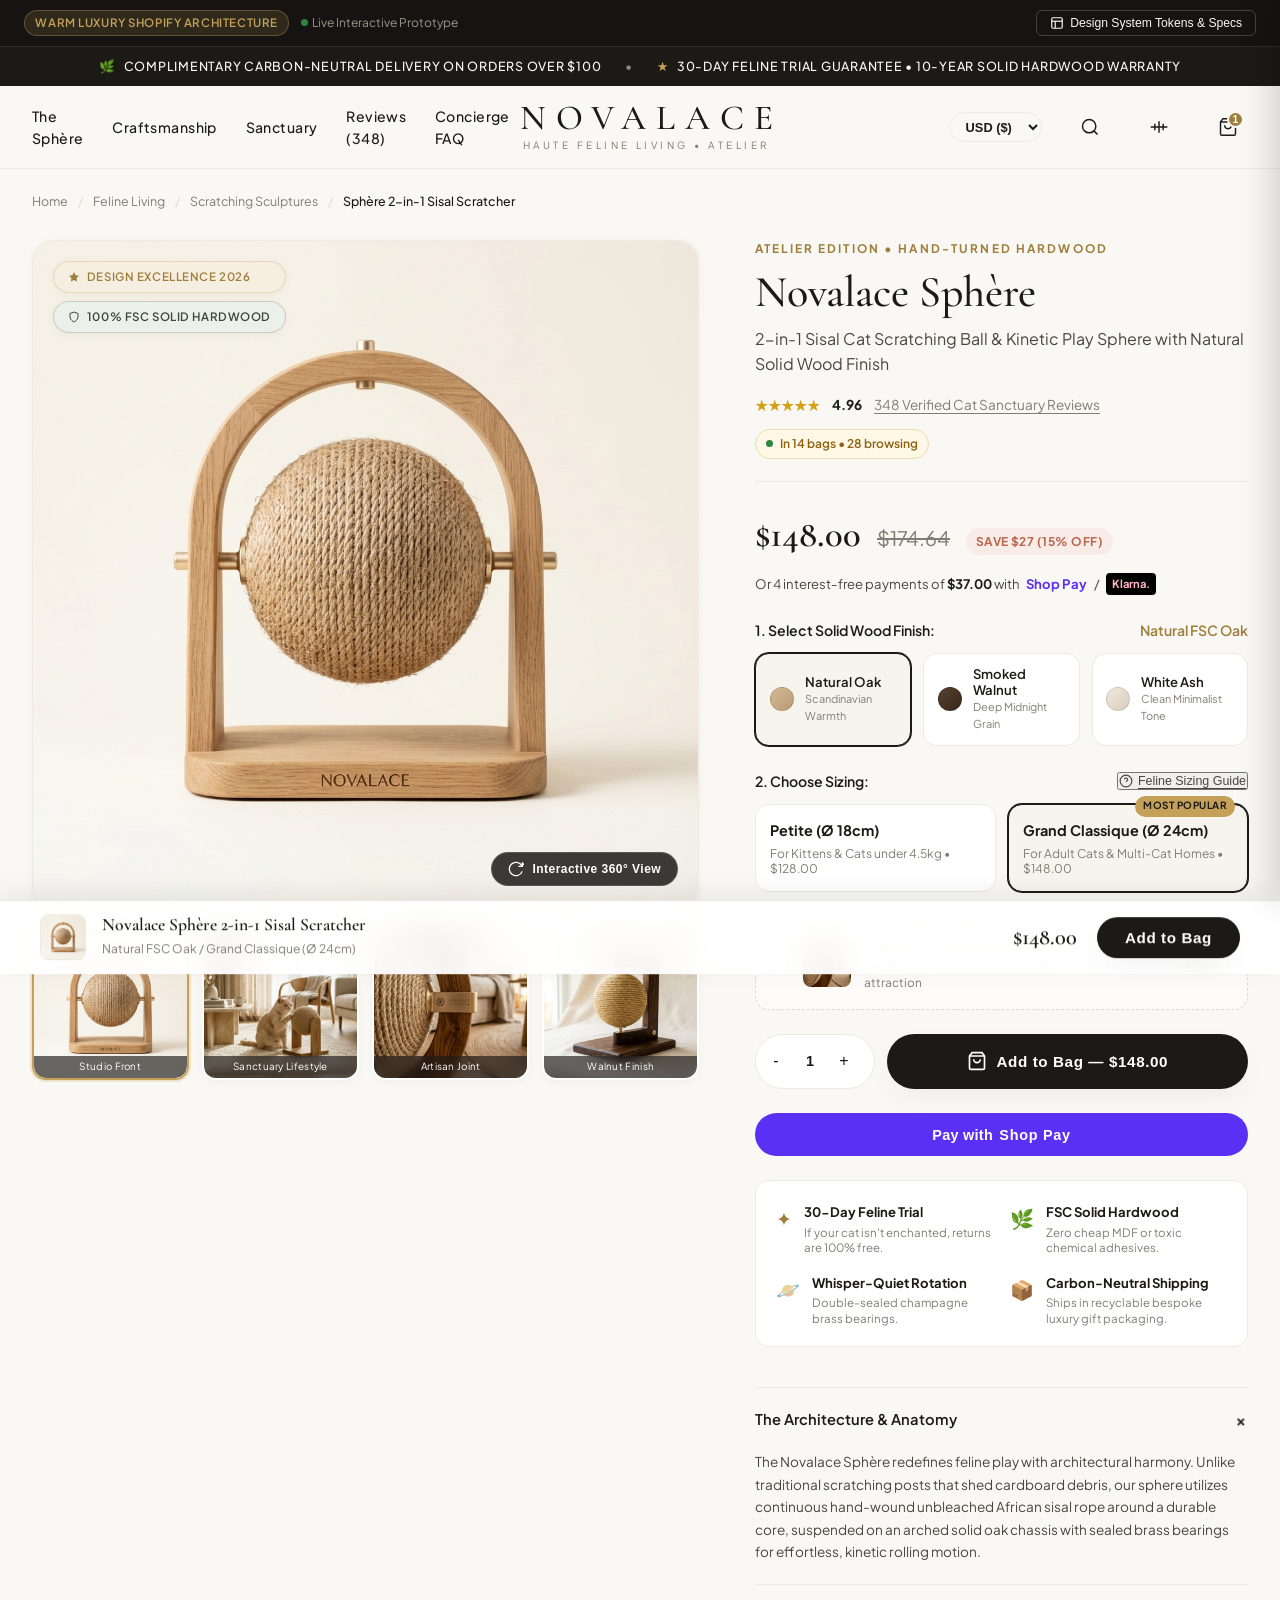
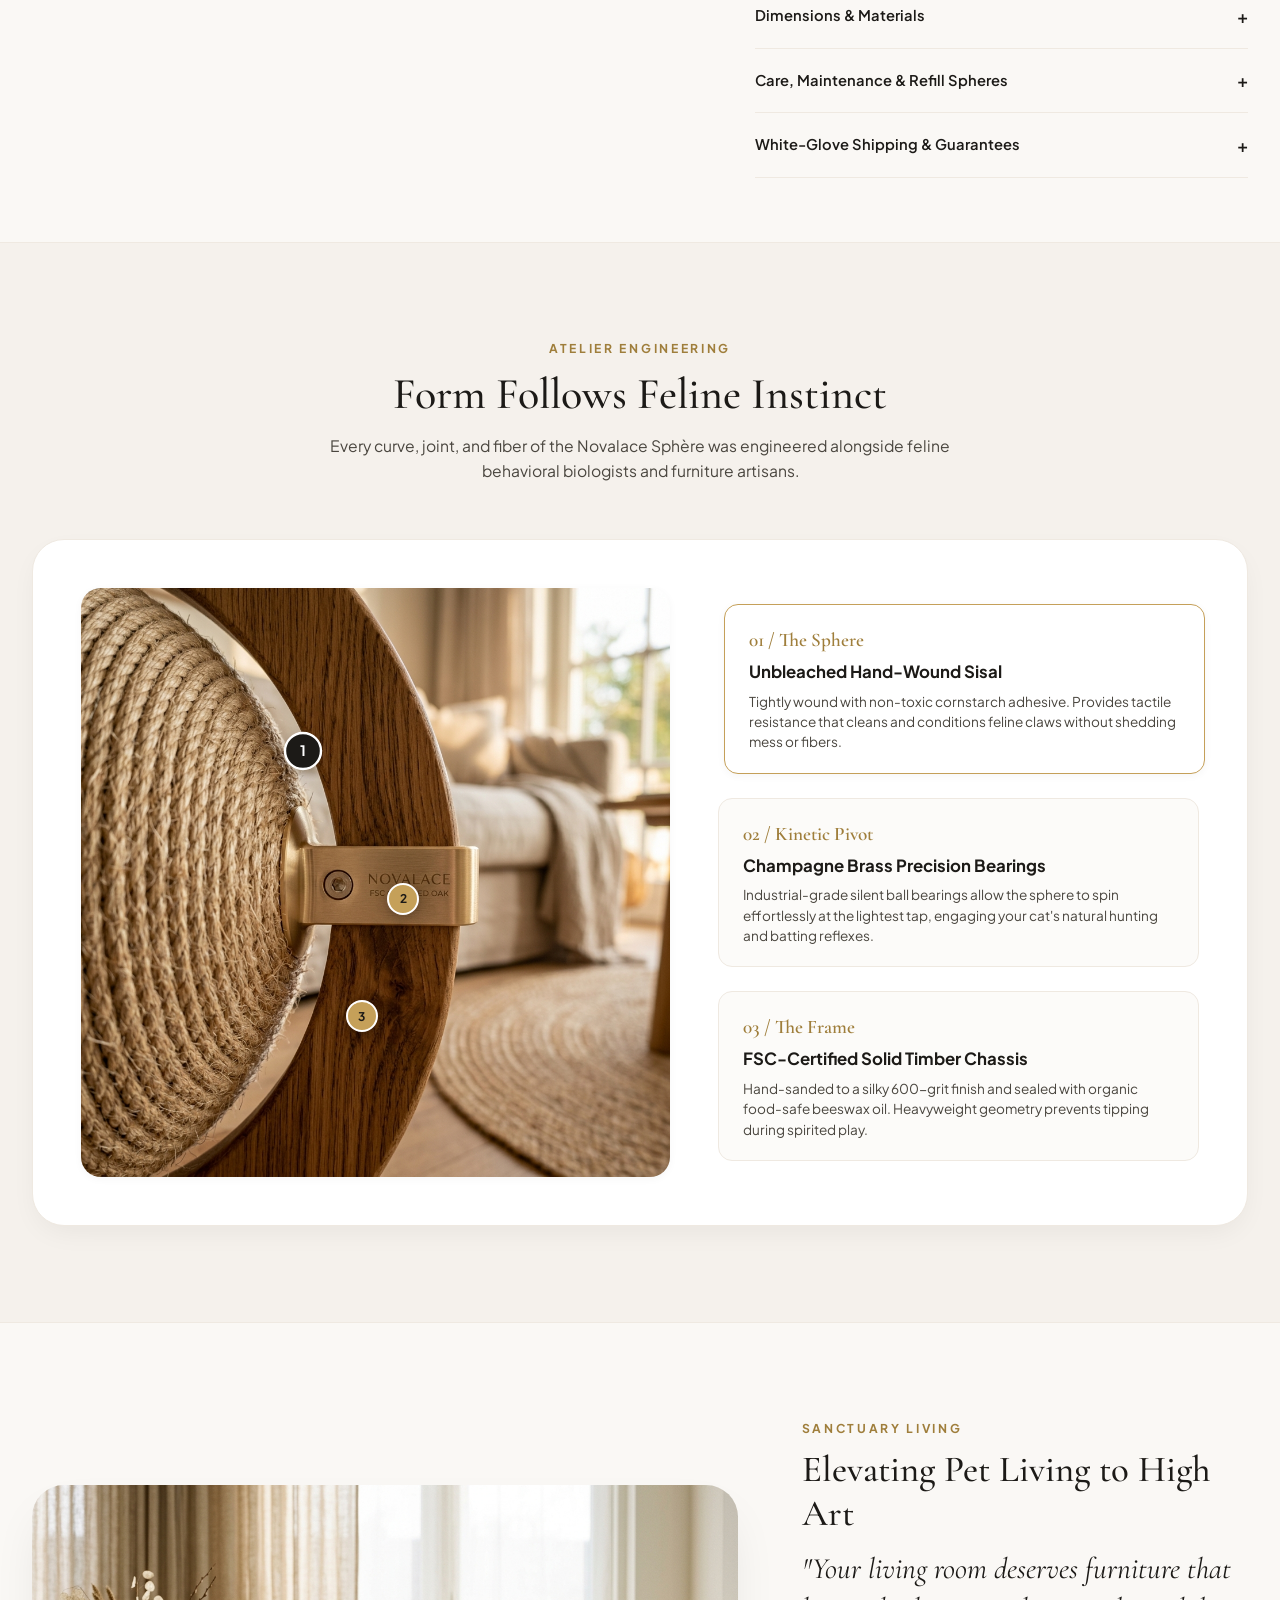
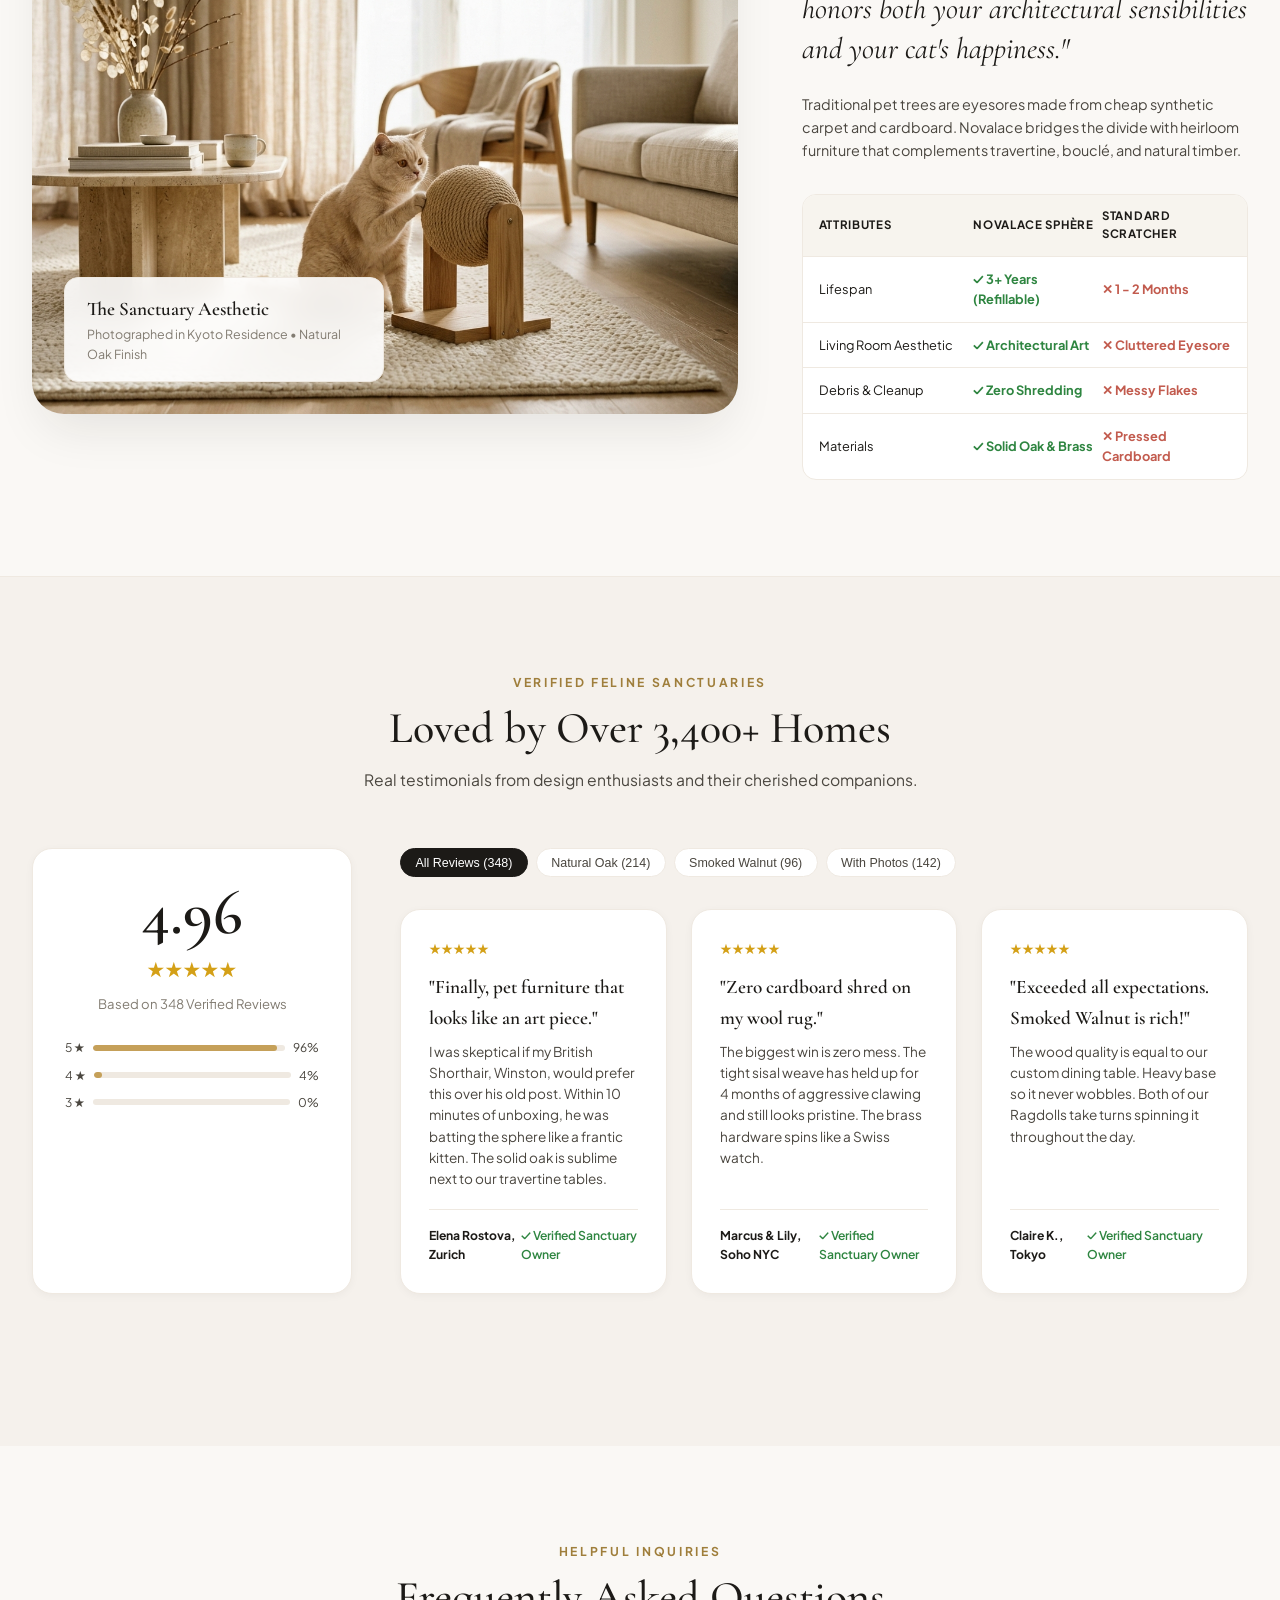
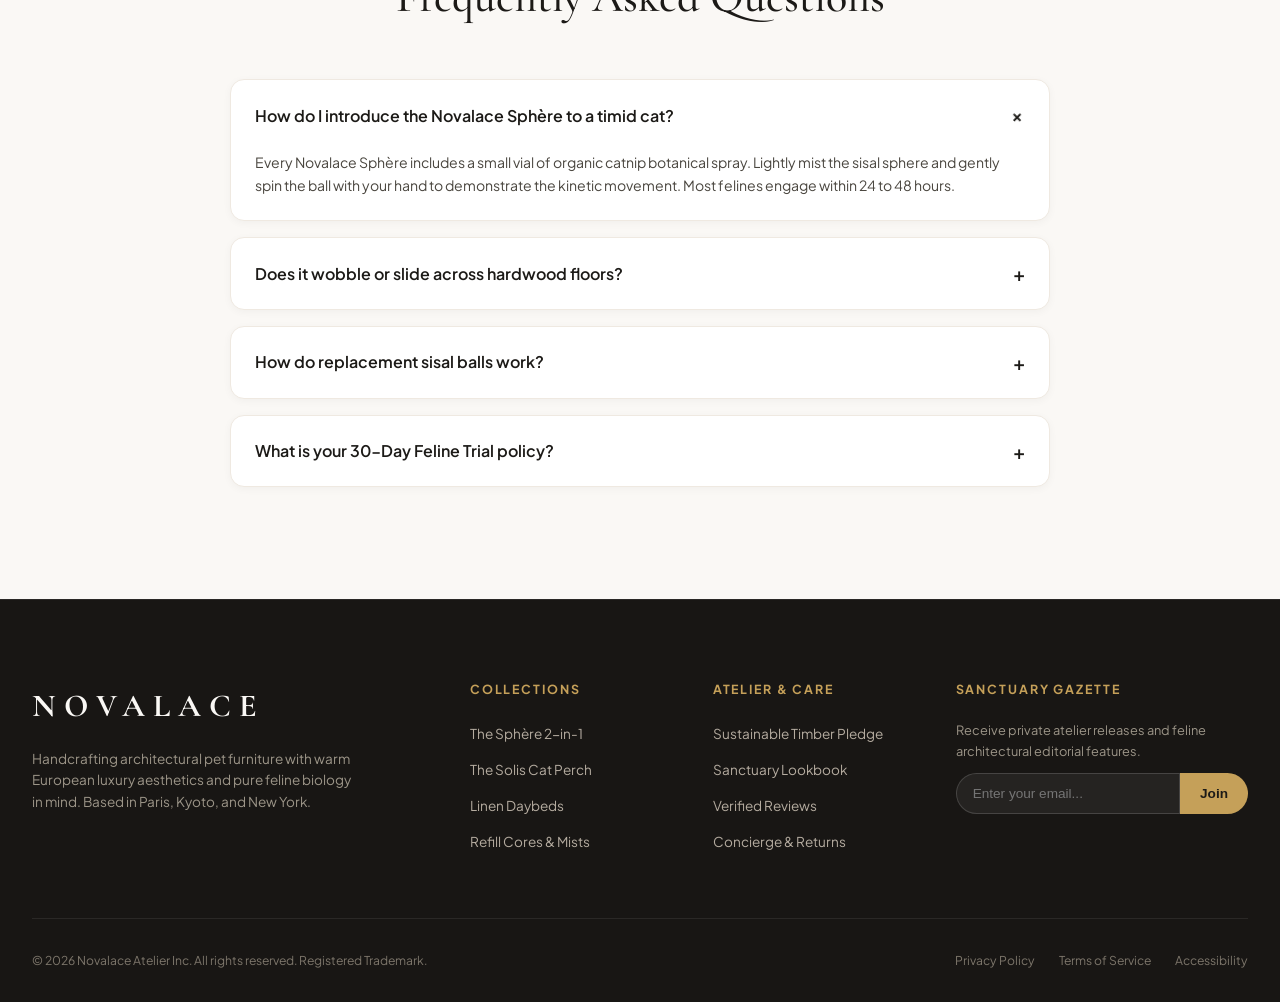
<file: index.html>
<!DOCTYPE html>
<html lang="en">
<head>
  <meta charset="UTF-8">
  <meta name="viewport" content="width=device-width, initial-scale=1.0">
  <title>Novalace Sphère | 2-in-1 Sisal Cat Scratching Ball & Wellness Toy</title>
  <meta name="description" content="Discover the Novalace Sphère: an architectural 2-in-1 sisal cat scratching ball toy hand-turned from FSC-certified solid natural wood. Warm luxury design for refined feline sanctuaries.">
  
  <!-- Google Fonts: Cormorant Garamond, Playfair Display, Plus Jakarta Sans, Outfit -->
  <link rel="preconnect" href="https://fonts.googleapis.com">
  <link rel="preconnect" href="https://fonts.gstatic.com" crossorigin>
  <link href="https://fonts.googleapis.com/css2?family=Cormorant+Garamond:ital,wght@0,300;0,400;0,500;0,600;0,700;1,400;1,600&family=Outfit:wght@300;400;500;600;700&family=Playfair+Display:ital,wght@0,400;0,600;0,700;1,400;1,600&family=Plus+Jakarta+Sans:wght@300;400;500;600;700&display=swap" rel="stylesheet">
  
  <link rel="stylesheet" href="style.css">
</head>
<body>

  <!-- ========================================================================
       Showcase Control Bar (Figma / Dribbble Presentation Mode)
       ======================================================================== -->
  <div class="showcase-control-bar">
    <div class="showcase-badges">
      <span class="showcase-chip">Warm Luxury Shopify Architecture</span>
      <span style="font-size: 0.75rem; color: #9C9588; display: flex; align-items: center; gap: 4px;">
        <span class="pulse-dot"></span> Live Interactive Prototype
      </span>
    </div>
    <div class="showcase-tools">
      <button class="showcase-btn" id="btnToggleInspector">
        <svg width="14" height="14" viewBox="0 0 24 24" fill="none" stroke="currentColor" stroke-width="2">
          <rect x="3" y="3" width="18" height="18" rx="2" ry="2"/>
          <line x1="3" y1="9" x2="21" y2="9"/>
          <line x1="9" y1="21" x2="9" y2="9"/>
        </svg>
        <span>Design System Tokens & Specs</span>
      </button>
    </div>
  </div>

  <!-- ========================================================================
       Top Announcement Bar
       ======================================================================== -->
  <div class="announcement-bar">
    <div class="container">
      <div class="announcement-content">
        <div class="announcement-item">
          <span>🌿</span>
          <span>Complimentary Carbon-Neutral Delivery on Orders Over $100</span>
        </div>
        <div class="announcement-item" style="opacity: 0.5;">•</div>
        <div class="announcement-item">
          <span class="gold">★</span>
          <span>30-Day Feline Trial Guarantee &bull; 10-Year Solid Hardwood Warranty</span>
        </div>
      </div>
    </div>
  </div>

  <!-- ========================================================================
       Site Header & Editorial Navigation
       ======================================================================== -->
  <header class="site-header">
    <div class="container">
      <div class="header-inner">
        <!-- Navigation Left -->
        <nav class="nav-left" aria-label="Main Navigation">
          <a href="#hero" class="nav-link">The Sphère</a>
          <a href="#craftsmanship" class="nav-link">Craftsmanship</a>
          <a href="#lifestyle" class="nav-link">Sanctuary</a>
          <a href="#reviews" class="nav-link">Reviews (348)</a>
          <a href="#faq" class="nav-link">Concierge FAQ</a>
        </nav>

        <!-- Brand Center Logo -->
        <a href="#" class="brand-logo">
          <h1 class="brand-title">NOVALACE</h1>
          <span class="brand-tagline">HAUTE FELINE LIVING &bull; ATELIER</span>
        </a>

        <!-- Navigation Right -->
        <div class="nav-right">
          <!-- Currency Selector -->
          <select class="currency-selector" id="currencySelector" aria-label="Currency Selector">
            <option value="USD">USD ($)</option>
            <option value="EUR">EUR (€)</option>
            <option value="GBP">GBP (£)</option>
            <option value="JPY">JPY (¥)</option>
          </select>

          <!-- Search Button -->
          <button class="nav-icon-btn" aria-label="Search Collection" onclick="alert('Search: Novalace Sphère Collection is currently featured.')">
            <svg width="20" height="20" viewBox="0 0 24 24" fill="none" stroke="currentColor" stroke-width="1.75">
              <circle cx="11" cy="11" r="8"/>
              <line x1="21" y1="21" x2="16.65" y2="16.65"/>
            </svg>
          </button>

          <!-- Sizing Guide Trigger -->
          <button class="nav-icon-btn" id="btnOpenSizeGuide" title="Feline Sizing Advisor" aria-label="Feline Sizing Advisor">
            <svg width="20" height="20" viewBox="0 0 24 24" fill="none" stroke="currentColor" stroke-width="1.75">
              <path d="M2 12h20M7 8v8M12 5v14M17 8v8"/>
            </svg>
          </button>

          <!-- Cart Trigger -->
          <button class="nav-icon-btn" id="cartTriggerBtn" aria-label="Open Shopping Bag">
            <svg width="20" height="20" viewBox="0 0 24 24" fill="none" stroke="currentColor" stroke-width="1.75">
              <path d="M6 2L3 6v14a2 2 0 0 0 2 2h14a2 2 0 0 0 2-2V6l-3-4z"/>
              <line x1="3" y1="6" x2="21" y2="6"/>
              <path d="M16 10a4 4 0 0 1-8 0"/>
            </svg>
            <span class="cart-badge-count" id="cartCountBadge">1</span>
          </button>
        </div>
      </div>
    </div>
  </header>

  <!-- ========================================================================
       Breadcrumb Navigation
       ======================================================================== -->
  <div class="breadcrumb-nav">
    <div class="container">
      <a href="#">Home</a>
      <span class="separator">/</span>
      <a href="#">Feline Living</a>
      <span class="separator">/</span>
      <a href="#">Scratching Sculptures</a>
      <span class="separator">/</span>
      <span class="current">Sphère 2-in-1 Sisal Scratcher</span>
    </div>
  </div>

  <!-- ========================================================================
       Hero Section: High-End Editorial Split Product View
       ======================================================================== -->
  <main class="product-hero-section" id="hero">
    <div class="container">
      <div class="product-hero-grid">
        
        <!-- Left: Gallery Media Stage -->
        <div class="gallery-column">
          <div class="gallery-main-wrapper" id="galleryMainWrapper">
            
            <!-- Floating Editorial Badges -->
            <div class="gallery-badge-top-left">
              <span class="editorial-badge highlight">
                <svg width="12" height="12" viewBox="0 0 24 24" fill="currentColor"><path d="M12 2l3.09 6.26L22 9.27l-5 4.87 1.18 6.88L12 17.77l-6.18 3.25L7 14.14 2 9.27l6.91-1.01L12 2z"/></svg>
                Design Excellence 2026
              </span>
              <span class="editorial-badge eco">
                <svg width="12" height="12" viewBox="0 0 24 24" fill="none" stroke="currentColor" stroke-width="2"><path d="M12 22s8-4 8-10V5l-8-3-8 3v7c0 6 8 10 8 10z"/></svg>
                100% FSC Solid Hardwood
              </span>
            </div>

            <!-- Main Stage Image -->
            <img src="assets/images/hero_oak.jpg" alt="Novalace Sphère 2-in-1 Sisal Cat Scratching Ball" class="gallery-main-img" id="mainProductImage">

            <!-- 360 Spin Trigger Button -->
            <button class="spin-trigger-btn" id="btnOpenSpin" aria-label="Open 360 Interactive Viewer">
              <svg class="spin-icon" width="16" height="16" viewBox="0 0 24 24" fill="none" stroke="currentColor" stroke-width="2">
                <path d="M21.5 2v6h-6M21.34 15.57a10 10 0 1 1-.57-8.38l5.67-5.67"/>
              </svg>
              <span>Interactive 360° View</span>
            </button>
          </div>

          <!-- Thumbnail Strip -->
          <div class="gallery-thumbs" id="galleryThumbsContainer">
            <!-- Dynamically populated via JS -->
          </div>
        </div>

        <!-- Right: Product Details & Conversion Stack -->
        <div class="product-details-column">
          
          <!-- Meta Header -->
          <div class="product-meta-header">
            <span class="product-collection-tag">Atelier Edition &bull; Hand-Turned Hardwood</span>
            <h2 class="product-title">Novalace Sphère</h2>
            <p class="product-subtitle">2-in-1 Sisal Cat Scratching Ball &amp; Kinetic Play Sphere with Natural Solid Wood Finish</p>
            
            <!-- Rating & Social Proof -->
            <div class="product-rating-bar">
              <div class="stars-wrapper" aria-label="5 out of 5 stars">
                ★★★★★
              </div>
              <span class="rating-score">4.96</span>
              <a href="#reviews" class="reviews-anchor">348 Verified Cat Sanctuary Reviews</a>
              
              <div class="live-shopper-pill">
                <span class="pulse-dot"></span>
                <span>In 14 bags &bull; 28 browsing</span>
              </div>
            </div>
          </div>

          <!-- Pricing Section -->
          <div class="product-price-section">
            <div class="price-row">
              <span class="current-price" id="productPriceDisplay">$148.00</span>
              <span class="compare-price" id="productCompareDisplay">$175.00</span>
              <span class="save-badge">Save $27 (15% Off)</span>
            </div>
            <div class="installments-note">
              <span>Or 4 interest-free payments of <strong>$37.00</strong> with</span>
              <span style="font-weight: 700; color: #5A31F4;">Shop Pay</span>
              <span>/</span>
              <span style="font-weight: 700; color: #FFB3C7; background: #000; padding: 2px 6px; border-radius: 4px; font-size: 0.7rem;">Klarna.</span>
            </div>
          </div>

          <!-- Finish Variant Selector -->
          <div class="variant-group">
            <div class="variant-header">
              <span class="variant-title">1. Select Solid Wood Finish:</span>
              <span class="variant-selected-value" id="selectedFinishLabel">Natural FSC Oak</span>
            </div>
            
            <div class="wood-swatches-grid">
              <!-- Oak -->
              <div class="wood-swatch-card active" data-finish="oak" data-name="Natural FSC Oak">
                <div class="swatch-color-circle oak"></div>
                <div class="swatch-info">
                  <span class="swatch-name">Natural Oak</span>
                  <span class="swatch-sub">Scandinavian Warmth</span>
                </div>
              </div>

              <!-- Walnut -->
              <div class="wood-swatch-card" data-finish="walnut" data-name="Smoked Walnut">
                <div class="swatch-color-circle walnut"></div>
                <div class="swatch-info">
                  <span class="swatch-name">Smoked Walnut</span>
                  <span class="swatch-sub">Deep Midnight Grain</span>
                </div>
              </div>

              <!-- Ash -->
              <div class="wood-swatch-card" data-finish="ash" data-name="Nordic White Ash">
                <div class="swatch-color-circle ash"></div>
                <div class="swatch-info">
                  <span class="swatch-name">White Ash</span>
                  <span class="swatch-sub">Clean Minimalist Tone</span>
                </div>
              </div>
            </div>
          </div>

          <!-- Size Variant Selector -->
          <div class="variant-group">
            <div class="variant-header">
              <span class="variant-title">2. Choose Sizing:</span>
              <button class="size-guide-link" id="btnOpenSizeGuide2" type="button" onclick="document.getElementById('modalSizeGuide').classList.add('active'); document.body.style.overflow='hidden';">
                <svg width="14" height="14" viewBox="0 0 24 24" fill="none" stroke="currentColor" stroke-width="2"><circle cx="12" cy="12" r="10"/><path d="M9.09 9a3 3 0 0 1 5.83 1c0 2-3 3-3 3"/><line x1="12" y1="17" x2="12.01" y2="17"/></svg>
                Feline Sizing Guide
              </button>
            </div>

            <div class="size-options-grid">
              <!-- Petite -->
              <div class="size-option-card" data-size="petite">
                <div class="size-option-name">Petite (Ø 18cm)</div>
                <div class="size-option-dims">For Kittens &amp; Cats under 4.5kg &bull; $128.00</div>
              </div>

              <!-- Grand Classique -->
              <div class="size-option-card active" data-size="grand">
                <span class="size-tag-popular">Most Popular</span>
                <div class="size-option-name">Grand Classique (Ø 24cm)</div>
                <div class="size-option-dims">For Adult Cats &amp; Multi-Cat Homes &bull; $148.00</div>
              </div>
            </div>
          </div>

          <!-- Pairing Upsell Add-on -->
          <div class="pairing-addon-box">
            <div class="addon-left">
              <input type="checkbox" id="addonCatnip" class="addon-checkbox">
              <img src="assets/images/detail_craft.jpg" alt="Organic Catnip Mist" class="addon-thumb">
              <div>
                <div class="addon-title">Organic Catnip Infusion Mist (100ml)</div>
                <div class="addon-desc">Spray 2 pumps onto the sisal ball for instant attraction</div>
              </div>
            </div>
            <div class="addon-price-tag">+$18.00</div>
          </div>

          <!-- Purchase Quantity & CTA Stack -->
          <div class="purchase-actions-stack">
            <div class="quantity-stepper">
              <button class="qty-btn" id="qtyDec" aria-label="Decrease Quantity">-</button>
              <input type="text" class="qty-input" id="qtyInput" value="1" readonly aria-label="Current Quantity">
              <button class="qty-btn" id="qtyInc" aria-label="Increase Quantity">+</button>
            </div>

            <button class="btn-primary-add" id="btnAddToCart">
              <svg width="20" height="20" viewBox="0 0 24 24" fill="none" stroke="currentColor" stroke-width="2">
                <path d="M6 2L3 6v14a2 2 0 0 0 2 2h14a2 2 0 0 0 2-2V6l-3-4z"/>
                <line x1="3" y1="6" x2="21" y2="6"/>
                <path d="M16 10a4 4 0 0 1-8 0"/>
              </svg>
              <span>Add to Bag — $148.00</span>
            </button>
          </div>

          <!-- Express Checkout -->
          <div class="express-checkout-block">
            <button class="btn-shop-pay" onclick="document.getElementById('btnAddToCart').click();">
              <span>Pay with</span>
              <strong style="letter-spacing: 0.05em;">Shop Pay</strong>
            </button>
          </div>

          <!-- Value Assurance Grid -->
          <div class="value-assurance-grid">
            <div class="value-item">
              <div class="value-icon">✦</div>
              <div class="value-text">
                <h4>30-Day Feline Trial</h4>
                <p>If your cat isn't enchanted, returns are 100% free.</p>
              </div>
            </div>
            <div class="value-item">
              <div class="value-icon">🌿</div>
              <div class="value-text">
                <h4>FSC Solid Hardwood</h4>
                <p>Zero cheap MDF or toxic chemical adhesives.</p>
              </div>
            </div>
            <div class="value-item">
              <div class="value-icon">🪐</div>
              <div class="value-text">
                <h4>Whisper-Quiet Rotation</h4>
                <p>Double-sealed champagne brass bearings.</p>
              </div>
            </div>
            <div class="value-item">
              <div class="value-icon">📦</div>
              <div class="value-text">
                <h4>Carbon-Neutral Shipping</h4>
                <p>Ships in recyclable bespoke luxury gift packaging.</p>
              </div>
            </div>
          </div>

          <!-- Accordions: Specs, Craftsmanship, Care & Shipping -->
          <div class="product-accordions">
            
            <div class="accordion-item open">
              <div class="accordion-header">
                <span>The Architecture &amp; Anatomy</span>
                <span class="accordion-icon">+</span>
              </div>
              <div class="accordion-body">
                <p>The Novalace Sphère redefines feline play with architectural harmony. Unlike traditional scratching posts that shed cardboard debris, our sphere utilizes continuous hand-wound unbleached African sisal rope around a durable core, suspended on an arched solid oak chassis with sealed brass bearings for effortless, kinetic rolling motion.</p>
              </div>
            </div>

            <div class="accordion-item">
              <div class="accordion-header">
                <span>Dimensions &amp; Materials</span>
                <span class="accordion-icon">+</span>
              </div>
              <div class="accordion-body">
                <ul style="padding-left: 1.25rem; display: flex; flex-direction: column; gap: 0.35rem;">
                  <li><strong>Frame:</strong> 100% Solid European Oak or Smoked Walnut (FSC-Certified)</li>
                  <li><strong>Sphere:</strong> Natural unbleached organic sisal twine (0% chemical bleaching)</li>
                  <li><strong>Hardware:</strong> Solid brushed champagne gold brass axle &amp; quiet bearings</li>
                  <li><strong>Grand Size:</strong> 34cm (H) x 30cm (W) x 22cm (D) &bull; Sphere Ø 24cm &bull; Weight 3.4kg</li>
                  <li><strong>Petite Size:</strong> 26cm (H) x 24cm (W) x 18cm (D) &bull; Sphere Ø 18cm &bull; Weight 2.1kg</li>
                </ul>
              </div>
            </div>

            <div class="accordion-item">
              <div class="accordion-header">
                <span>Care, Maintenance &amp; Refill Spheres</span>
                <span class="accordion-icon">+</span>
              </div>
              <div class="accordion-body">
                <p>Wipe the solid wood frame with a dry or slightly damp linen cloth. The natural sisal core is designed for 3+ years of intense daily scratching. Replacement sisal spheres can be swapped in under 60 seconds with our included magnetic brass tool.</p>
              </div>
            </div>

            <div class="accordion-item">
              <div class="accordion-header">
                <span>White-Glove Shipping &amp; Guarantees</span>
                <span class="accordion-icon">+</span>
              </div>
              <div class="accordion-body">
                <p>Every piece is individually inspected and numbered at our atelier. Orders ship within 24 hours with express tracking. We provide a 10-year structural warranty on all solid wood frames.</p>
              </div>
            </div>

          </div>

        </div>

      </div>
    </div>
  </main>

  <!-- ========================================================================
       Section: Craftsmanship & Architecture of Play (Interactive Hotspots)
       ======================================================================== -->
  <section class="craftsmanship-section" id="craftsmanship">
    <div class="container">
      
      <div class="section-header-center">
        <span class="section-kicker">Atelier Engineering</span>
        <h2 class="section-heading">Form Follows Feline Instinct</h2>
        <p class="section-description">Every curve, joint, and fiber of the Novalace Sphère was engineered alongside feline behavioral biologists and furniture artisans.</p>
      </div>

      <div class="hotspots-interactive-card">
        
        <!-- Left Media with Hotspots -->
        <div class="hotspots-media-container">
          <img src="assets/images/detail_craft.jpg" alt="Novalace Craftsmanship Macro View">
          
          <!-- Hotspot Pins -->
          <div class="hotspot-pin active" style="top: 25%; left: 35%;" data-target="feat-sisal" title="Organic Handcrafted Sisal">1</div>
          <div class="hotspot-pin" style="top: 50%; left: 52%;" data-target="feat-brass" title="Brushed Champagne Brass Joint">2</div>
          <div class="hotspot-pin" style="top: 70%; left: 45%;" data-target="feat-wood" title="FSC Certified Solid Wood Arc">3</div>
        </div>

        <!-- Right Feature Cards -->
        <div class="hotspot-features-list">
          
          <div class="feature-point-card active" id="feat-sisal">
            <div class="feature-point-number">01 / The Sphere</div>
            <h3 class="feature-point-title">Unbleached Hand-Wound Sisal</h3>
            <p class="feature-point-text">Tightly wound with non-toxic cornstarch adhesive. Provides tactile resistance that cleans and conditions feline claws without shedding mess or fibers.</p>
          </div>

          <div class="feature-point-card" id="feat-brass">
            <div class="feature-point-number">02 / Kinetic Pivot</div>
            <h3 class="feature-point-title">Champagne Brass Precision Bearings</h3>
            <p class="feature-point-text">Industrial-grade silent ball bearings allow the sphere to spin effortlessly at the lightest tap, engaging your cat's natural hunting and batting reflexes.</p>
          </div>

          <div class="feature-point-card" id="feat-wood">
            <div class="feature-point-number">03 / The Frame</div>
            <h3 class="feature-point-title">FSC-Certified Solid Timber Chassis</h3>
            <p class="feature-point-text">Hand-sanded to a silky 600-grit finish and sealed with organic food-safe beeswax oil. Heavyweight geometry prevents tipping during spirited play.</p>
          </div>

        </div>

      </div>

    </div>
  </section>

  <!-- ========================================================================
       Section: Editorial Lifestyle & "Designed for the Modern Home"
       ======================================================================== -->
  <section class="lifestyle-sanctuary-section" id="lifestyle">
    <div class="container">
      
      <div class="lifestyle-banner-grid">
        
        <!-- Left: Lifestyle Sanctuary Visual -->
        <div class="lifestyle-image-card">
          <img src="assets/images/lifestyle_cat.jpg" alt="British Shorthair with Novalace Sphère in Japandi Living Room">
          <div class="lifestyle-tag-overlay">
            <h4 class="lifestyle-tag-title">The Sanctuary Aesthetic</h4>
            <p class="lifestyle-tag-sub">Photographed in Kyoto Residence &bull; Natural Oak Finish</p>
          </div>
        </div>

        <!-- Right: Editorial Philosophy & Comparison -->
        <div class="lifestyle-copy-content">
          <span class="section-kicker">Sanctuary Living</span>
          <h2 class="section-heading" style="font-size: 2.3rem;">Elevating Pet Living to High Art</h2>
          <blockquote class="quote-highlight">
            "Your living room deserves furniture that honors both your architectural sensibilities and your cat's happiness."
          </blockquote>
          <p style="font-size: 0.9rem; color: var(--text-secondary); margin-bottom: 1.5rem;">
            Traditional pet trees are eyesores made from cheap synthetic carpet and cardboard. Novalace bridges the divide with heirloom furniture that complements travertine, bouclé, and natural timber.
          </p>

          <!-- Direct Comparison Box -->
          <div class="comparison-container">
            <div class="comparison-row header">
              <div>Attributes</div>
              <div>Novalace Sphère</div>
              <div>Standard Scratcher</div>
            </div>
            <div class="comparison-row">
              <div>Lifespan</div>
              <div class="check-icon">✓ 3+ Years (Refillable)</div>
              <div class="cross-icon">✕ 1 - 2 Months</div>
            </div>
            <div class="comparison-row">
              <div>Living Room Aesthetic</div>
              <div class="check-icon">✓ Architectural Art</div>
              <div class="cross-icon">✕ Cluttered Eyesore</div>
            </div>
            <div class="comparison-row">
              <div>Debris &amp; Cleanup</div>
              <div class="check-icon">✓ Zero Shredding</div>
              <div class="cross-icon">✕ Messy Flakes</div>
            </div>
            <div class="comparison-row">
              <div>Materials</div>
              <div class="check-icon">✓ Solid Oak &amp; Brass</div>
              <div class="cross-icon">✕ Pressed Cardboard</div>
            </div>
          </div>

        </div>

      </div>

    </div>
  </section>

  <!-- ========================================================================
       Section: Customer Reviews & Social Proof Wall
       ======================================================================== -->
  <section class="reviews-section" id="reviews">
    <div class="container">
      
      <div class="section-header-center">
        <span class="section-kicker">Verified Feline Sanctuaries</span>
        <h2 class="section-heading">Loved by Over 3,400+ Homes</h2>
        <p class="section-description">Real testimonials from design enthusiasts and their cherished companions.</p>
      </div>

      <!-- Dashboard Grid -->
      <div class="reviews-dashboard-grid">
        
        <!-- Score Summary Card -->
        <div class="review-score-summary">
          <div class="big-score">4.96</div>
          <div class="score-stars">★★★★★</div>
          <div class="score-count">Based on 348 Verified Reviews</div>
          
          <div class="rating-breakdown-bars">
            <div class="breakdown-row">
              <span>5 ★</span>
              <div class="bar-track"><div class="bar-fill" style="width: 96%;"></div></div>
              <span>96%</span>
            </div>
            <div class="breakdown-row">
              <span>4 ★</span>
              <div class="bar-track"><div class="bar-fill" style="width: 4%;"></div></div>
              <span>4%</span>
            </div>
            <div class="breakdown-row">
              <span>3 ★</span>
              <div class="bar-track"><div class="bar-fill" style="width: 0%;"></div></div>
              <span>0%</span>
            </div>
          </div>
        </div>

        <!-- Filter & Reviews List -->
        <div>
          <div class="reviews-filter-bar">
            <div class="filter-pills-list">
              <button class="filter-pill active">All Reviews (348)</button>
              <button class="filter-pill">Natural Oak (214)</button>
              <button class="filter-pill">Smoked Walnut (96)</button>
              <button class="filter-pill">With Photos (142)</button>
            </div>
          </div>

          <div class="reviews-cards-grid">
            
            <!-- Review 1 -->
            <div class="review-card">
              <div>
                <div class="review-stars-row">★★★★★</div>
                <h4 class="review-title">"Finally, pet furniture that looks like an art piece."</h4>
                <p class="review-text">I was skeptical if my British Shorthair, Winston, would prefer this over his old post. Within 10 minutes of unboxing, he was batting the sphere like a frantic kitten. The solid oak is sublime next to our travertine tables.</p>
              </div>
              <div class="review-author-meta">
                <span class="author-name">Elena Rostova, Zurich</span>
                <span class="verified-tag">✓ Verified Sanctuary Owner</span>
              </div>
            </div>

            <!-- Review 2 -->
            <div class="review-card">
              <div>
                <div class="review-stars-row">★★★★★</div>
                <h4 class="review-title">"Zero cardboard shred on my wool rug."</h4>
                <p class="review-text">The biggest win is zero mess. The tight sisal weave has held up for 4 months of aggressive clawing and still looks pristine. The brass hardware spins like a Swiss watch.</p>
              </div>
              <div class="review-author-meta">
                <span class="author-name">Marcus &amp; Lily, Soho NYC</span>
                <span class="verified-tag">✓ Verified Sanctuary Owner</span>
              </div>
            </div>

            <!-- Review 3 -->
            <div class="review-card">
              <div>
                <div class="review-stars-row">★★★★★</div>
                <h4 class="review-title">"Exceeded all expectations. Smoked Walnut is rich!"</h4>
                <p class="review-text">The wood quality is equal to our custom dining table. Heavy base so it never wobbles. Both of our Ragdolls take turns spinning it throughout the day.</p>
              </div>
              <div class="review-author-meta">
                <span class="author-name">Claire K., Tokyo</span>
                <span class="verified-tag">✓ Verified Sanctuary Owner</span>
              </div>
            </div>

          </div>

        </div>

      </div>

    </div>
  </section>

  <!-- ========================================================================
       Section: Concierge FAQ
       ======================================================================== -->
  <section class="faq-section" id="faq">
    <div class="container">
      <div class="section-header-center">
        <span class="section-kicker">Helpful Inquiries</span>
        <h2 class="section-heading">Frequently Asked Questions</h2>
      </div>

      <div class="faq-grid">
        
        <div class="faq-item open">
          <div class="faq-question">
            <span>How do I introduce the Novalace Sphère to a timid cat?</span>
            <span class="faq-icon">+</span>
          </div>
          <div class="faq-answer">
            <p>Every Novalace Sphère includes a small vial of organic catnip botanical spray. Lightly mist the sisal sphere and gently spin the ball with your hand to demonstrate the kinetic movement. Most felines engage within 24 to 48 hours.</p>
          </div>
        </div>

        <div class="faq-item">
          <div class="faq-question">
            <span>Does it wobble or slide across hardwood floors?</span>
            <span class="faq-icon">+</span>
          </div>
          <div class="faq-answer">
            <p>Not at all. The solid wood chassis features a low center of gravity (3.4kg on Grand Classique) and is fitted with high-density natural Portuguese cork non-skid pads that protect delicate flooring while preventing movement.</p>
          </div>
        </div>

        <div class="faq-item">
          <div class="faq-question">
            <span>How do replacement sisal balls work?</span>
            <span class="faq-icon">+</span>
          </div>
          <div class="faq-answer">
            <p>Our core is 100% modular. When you wish to renew the sisal sphere after years of play, you can order a replacement sphere on our site and swap it in under 60 seconds with the provided brass hex wrench.</p>
          </div>
        </div>

        <div class="faq-item">
          <div class="faq-question">
            <span>What is your 30-Day Feline Trial policy?</span>
            <span class="faq-icon">+</span>
          </div>
          <div class="faq-answer">
            <p>We want both you and your cat to be completely in love. If within 30 days your companion hasn't embraced the Sphère, notify our concierge team for a prepaid return label and a 100% full refund.</p>
          </div>
        </div>

      </div>
    </div>
  </section>

  <!-- ========================================================================
       Sticky Add to Bag Bottom Bar
       ======================================================================== -->
  <div class="sticky-atc-bar" id="stickyAtcBar">
    <div class="sticky-atc-inner">
      <div class="sticky-product-info">
        <img src="assets/images/hero_oak.jpg" alt="Novalace Sphère" class="sticky-thumb">
        <div>
          <h4 class="sticky-title">Novalace Sphère 2-in-1 Sisal Scratcher</h4>
          <span class="sticky-variant-label" id="stickyVariantLabel">Natural FSC Oak / Grand Classique</span>
        </div>
      </div>
      <div class="sticky-actions">
        <span class="sticky-price" id="stickyPriceDisplay">$148.00</span>
        <button class="btn-primary-add" id="stickyAddBtn" style="padding: 0.75rem 1.75rem;">
          <span>Add to Bag</span>
        </button>
      </div>
    </div>
  </div>

  <!-- ========================================================================
       Slide-Over Shopify Cart Drawer
       ======================================================================== -->
  <div class="cart-drawer-overlay" id="cartOverlay"></div>
  <aside class="cart-drawer" id="cartDrawer" aria-label="Your Shopping Bag">
    <div class="cart-header">
      <h3>Your Bag</h3>
      <button class="cart-close-btn" id="btnCloseCart" aria-label="Close Bag">&times;</button>
    </div>

    <!-- Free Shipping Progress Goal -->
    <div class="free-shipping-bar-container">
      <div id="freeShippingText">✨ <strong>Unlocked:</strong> Complimentary VIP Carbon-Neutral Delivery!</div>
      <div class="shipping-progress-track">
        <div class="shipping-progress-fill" id="freeShippingProgress"></div>
      </div>
    </div>

    <!-- Cart Items Body -->
    <div class="cart-items-body" id="cartItemsContainer">
      <!-- Injected by app.js -->
    </div>

    <!-- Cart Footer & Checkout -->
    <div class="cart-footer">
      <div class="cart-subtotal-row">
        <span>Estimated Subtotal</span>
        <span id="cartSubtotal">$148.00</span>
      </div>
      <div class="cart-taxes-note">Taxes and duties calculated at secure checkout. 30-Day trial included.</div>
      <button class="btn-checkout-primary" onclick="alert('Proceeding to Shopify Secure SSL Checkout...');">
        Secure Checkout &bull; 100% Guaranteed
      </button>
    </div>
  </aside>

  <!-- ========================================================================
       Modal: Interactive 360 Spin Visualizer
       ======================================================================== -->
  <div class="modal-overlay" id="modalSpin">
    <div class="modal-window">
      <div class="modal-header">
        <h3 class="modal-title">Interactive 360° Sphère Visualizer</h3>
        <button class="modal-close-btn" id="btnCloseSpin">&times;</button>
      </div>
      <div class="modal-body">
        <div class="spin-canvas-container">
          <div class="spin-visual-frame" id="spinVisualFrame">
            <img src="assets/images/hero_oak.jpg" alt="Interactive Spin" id="spinCanvasImage">
          </div>
          <div class="spin-drag-hint">
            <svg width="16" height="16" viewBox="0 0 24 24" fill="none" stroke="currentColor" stroke-width="2"><path d="M5 9l-3 3 3 3M19 9l3 3-3 3M2 12h20"/></svg>
            <span>Click &amp; drag left/right to spin the natural sisal sphere</span>
          </div>
        </div>
      </div>
    </div>
  </div>

  <!-- ========================================================================
       Modal: Feline Sizing Advisor
       ======================================================================== -->
  <div class="modal-overlay" id="modalSizeGuide">
    <div class="modal-window">
      <div class="modal-header">
        <h3 class="modal-title">Feline Sizing &amp; Sanctuary Advisor</h3>
        <button class="modal-close-btn" id="btnCloseSizeGuide">&times;</button>
      </div>
      <div class="modal-body" style="font-size: 0.9rem; color: var(--text-secondary); line-height: 1.6;">
        <p style="margin-bottom: 1rem;">Choosing the ideal diameter ensures optimal spinal stretch and batting engagement for your cat:</p>
        
        <div style="display: grid; grid-template-columns: 1fr 1fr; gap: 1rem; margin-bottom: 1.5rem;">
          <div style="background: var(--surface-subtle); padding: 1rem; border-radius: var(--radius-md); border: 1px solid var(--border-light);">
            <h4 style="color: var(--text-primary); margin-bottom: 0.3rem;">Petite (Ø 18cm)</h4>
            <ul style="font-size: 0.8rem; padding-left: 1rem;">
              <li>Cat Weight: Under 4.5 kg (10 lbs)</li>
              <li>Breeds: Siamese, Burmese, Devon Rex, Kittens</li>
              <li>Living Space: Apartments &amp; compact corners</li>
            </ul>
          </div>
          <div style="background: var(--surface-tint); padding: 1rem; border-radius: var(--radius-md); border: 1.5px solid var(--accent-gold);">
            <h4 style="color: var(--text-primary); margin-bottom: 0.3rem;">Grand Classique (Ø 24cm) ★</h4>
            <ul style="font-size: 0.8rem; padding-left: 1rem;">
              <li>Cat Weight: 4.5 kg – 10 kg+ (10 - 22 lbs)</li>
              <li>Breeds: British Shorthair, Ragdoll, Maine Coon</li>
              <li>Recommended for multi-cat households</li>
            </ul>
          </div>
        </div>

        <button class="btn-primary-add" style="width: 100%;" onclick="document.getElementById('modalSizeGuide').classList.remove('active'); document.body.style.overflow='';">
          Select Grand Classique (Recommended)
        </button>
      </div>
    </div>
  </div>

  <!-- ========================================================================
       Modal: Design System Tokens & Inspector Specs (Figma / Dribbble Mode)
       ======================================================================== -->
  <div class="modal-overlay" id="inspectorModal">
    <div class="modal-window" style="max-width: 840px;">
      <div class="modal-header">
        <h3 class="modal-title">Novalace Design System Tokens &amp; Figma Specs</h3>
        <button class="modal-close-btn" id="btnCloseInspector">&times;</button>
      </div>
      <div class="modal-body" style="font-size: 0.85rem; color: var(--text-secondary);">
        <div style="display: grid; grid-template-columns: 1fr 1fr; gap: 1.5rem;">
          <div>
            <h4 style="font-family: var(--font-serif); font-size: 1.1rem; color: var(--text-primary); margin-bottom: 0.75rem;">Color Palette Tokens</h4>
            <div style="display: flex; flex-direction: column; gap: 0.4rem;">
              <div style="display: flex; align-items: center; gap: 0.5rem;"><div style="width: 20px; height: 20px; background: #FAF8F5; border: 1px solid #ccc; border-radius: 4px;"></div><code>#FAF8F5</code> Warm Linen Canvas</div>
              <div style="display: flex; align-items: center; gap: 0.5rem;"><div style="width: 20px; height: 20px; background: #FFFFFF; border: 1px solid #ccc; border-radius: 4px;"></div><code>#FFFFFF</code> Crisp Off-White Card</div>
              <div style="display: flex; align-items: center; gap: 0.5rem;"><div style="width: 20px; height: 20px; background: #1C1A17; border-radius: 4px;"></div><code>#1C1A17</code> Deep Espresso Charcoal</div>
              <div style="display: flex; align-items: center; gap: 0.5rem;"><div style="width: 20px; height: 20px; background: #C5A059; border-radius: 4px;"></div><code>#C5A059</code> Brushed Champagne Gold</div>
              <div style="display: flex; align-items: center; gap: 0.5rem;"><div style="width: 20px; height: 20px; background: #B9664E; border-radius: 4px;"></div><code>#B9664E</code> Muted Terracotta Accent</div>
              <div style="display: flex; align-items: center; gap: 0.5rem;"><div style="width: 20px; height: 20px; background: #3D4839; border-radius: 4px;"></div><code>#3D4839</code> Forest Olive Green</div>
            </div>
          </div>
          <div>
            <h4 style="font-family: var(--font-serif); font-size: 1.1rem; color: var(--text-primary); margin-bottom: 0.75rem;">Typography Tokens</h4>
            <ul style="list-style: none; display: flex; flex-direction: column; gap: 0.5rem;">
              <li><strong>Display / Headings:</strong> Cormorant Garamond &amp; Playfair Display</li>
              <li><strong>Interface / Body:</strong> Plus Jakarta Sans &amp; Outfit</li>
              <li><strong>Spacing System:</strong> 8pt / 16pt / 24pt / 48pt / 96pt</li>
              <li><strong>Elevation:</strong> Ambient Soft Diffused Shadow (0 20px 40px -15px rgba(28,26,23,0.05))</li>
            </ul>
          </div>
        </div>
      </div>
    </div>
  </div>

  <!-- ========================================================================
       Toast Alert Notification
       ======================================================================== -->
  <div class="toast-notification" id="toastNotification">
    <svg width="20" height="20" viewBox="0 0 24 24" fill="none" stroke="currentColor" stroke-width="2"><path d="M22 11.08V12a10 10 0 1 1-5.93-9.14"/><polyline points="22 4 12 14.01 9 11.01"/></svg>
    <span id="toastMessage">Added to your Novalace bag!</span>
  </div>

  <!-- ========================================================================
       Site Footer
       ======================================================================== -->
  <footer class="site-footer">
    <div class="container">
      <div class="footer-grid">
        
        <div>
          <h3 class="footer-brand-title">NOVALACE</h3>
          <p class="footer-text">Handcrafting architectural pet furniture with warm European luxury aesthetics and pure feline biology in mind. Based in Paris, Kyoto, and New York.</p>
        </div>

        <div class="footer-col">
          <h5>Collections</h5>
          <ul class="footer-links">
            <li><a href="#hero">The Sphère 2-in-1</a></li>
            <li><a href="#">The Solis Cat Perch</a></li>
            <li><a href="#">Linen Daybeds</a></li>
            <li><a href="#">Refill Cores &amp; Mists</a></li>
          </ul>
        </div>

        <div class="footer-col">
          <h5>Atelier &amp; Care</h5>
          <ul class="footer-links">
            <li><a href="#craftsmanship">Sustainable Timber Pledge</a></li>
            <li><a href="#lifestyle">Sanctuary Lookbook</a></li>
            <li><a href="#reviews">Verified Reviews</a></li>
            <li><a href="#faq">Concierge &amp; Returns</a></li>
          </ul>
        </div>

        <div class="footer-col">
          <h5>Sanctuary Gazette</h5>
          <p style="font-size: 0.8rem; color: #9C9588;">Receive private atelier releases and feline architectural editorial features.</p>
          <div class="newsletter-input-group">
            <input type="email" class="newsletter-input" placeholder="Enter your email...">
            <button class="newsletter-btn">Join</button>
          </div>
        </div>

      </div>

      <div class="footer-bottom">
        <div>&copy; 2026 Novalace Atelier Inc. All rights reserved. Registered Trademark.</div>
        <div style="display: flex; gap: 1.5rem;">
          <a href="#" style="color: #7D766B; text-decoration: none;">Privacy Policy</a>
          <a href="#" style="color: #7D766B; text-decoration: none;">Terms of Service</a>
          <a href="#" style="color: #7D766B; text-decoration: none;">Accessibility</a>
        </div>
      </div>
    </div>
  </footer>

  <script src="app.js"></script>
</body>
</html>
</file>
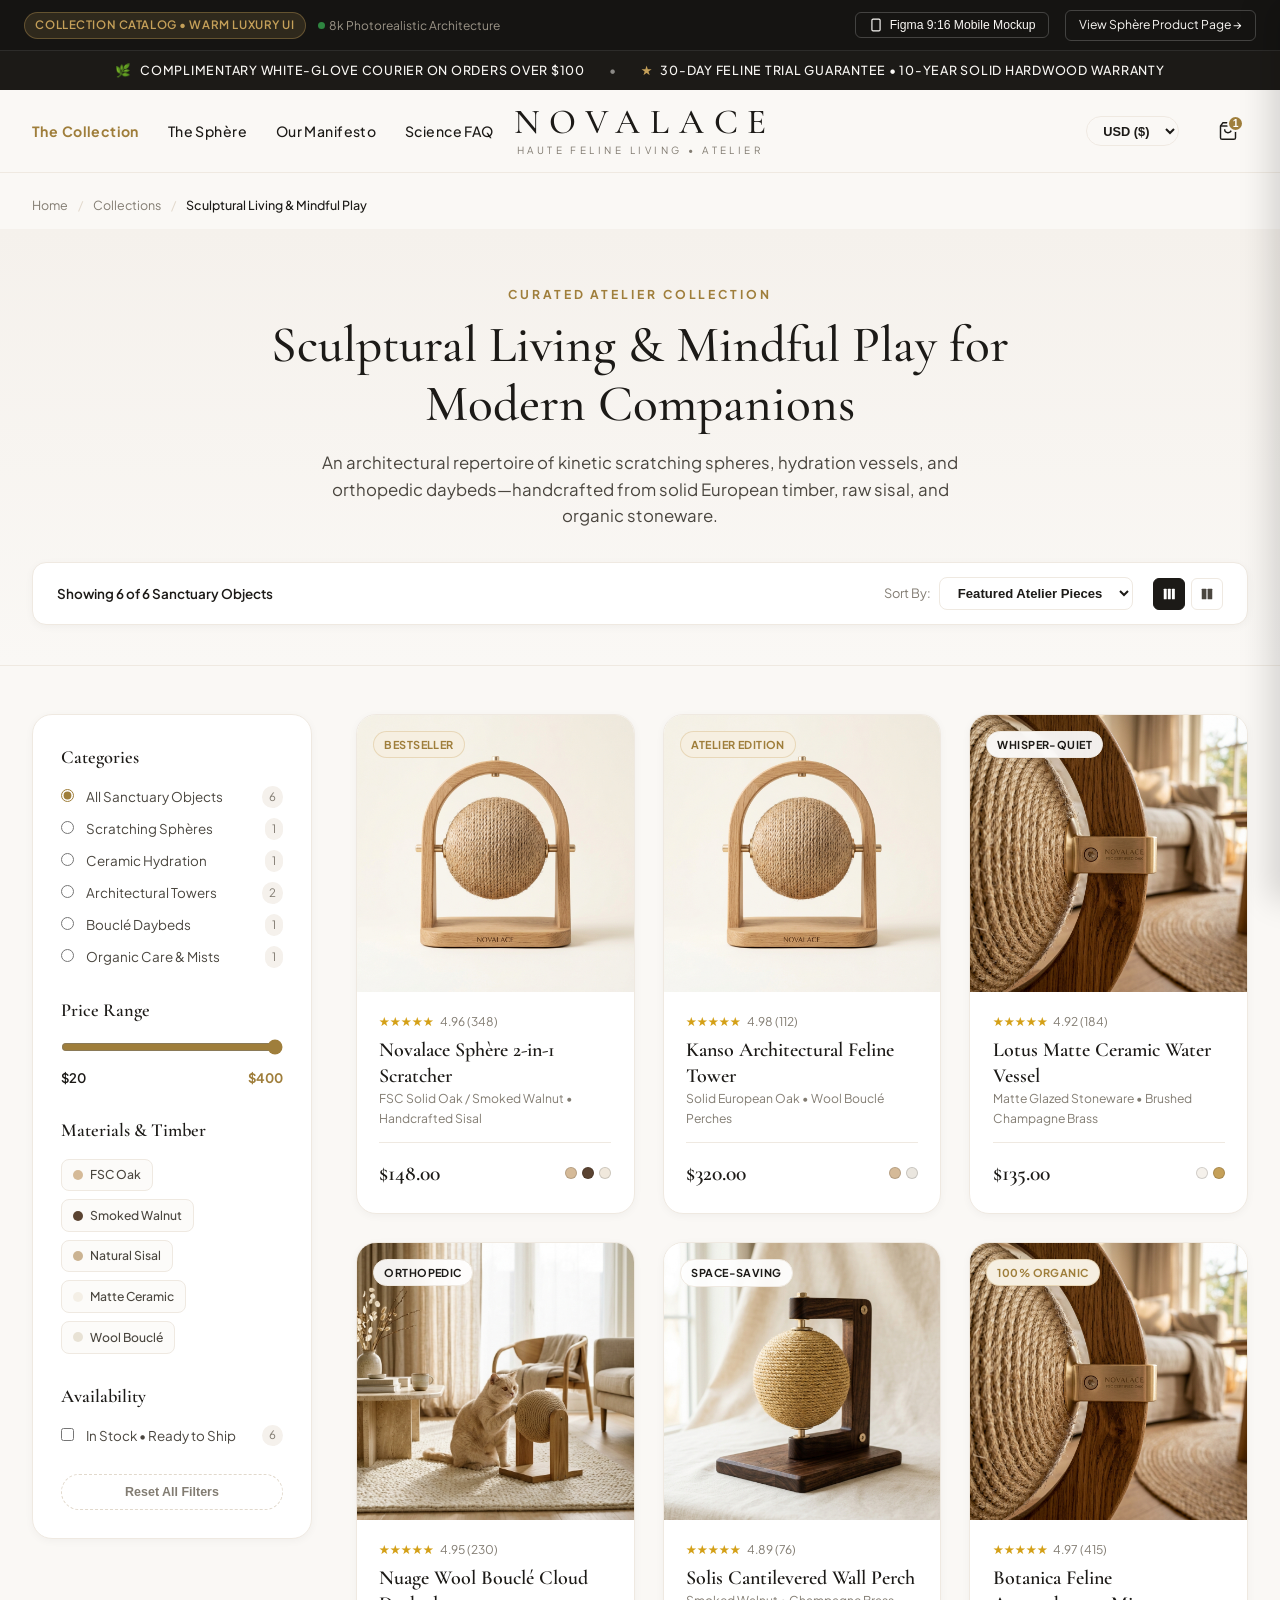
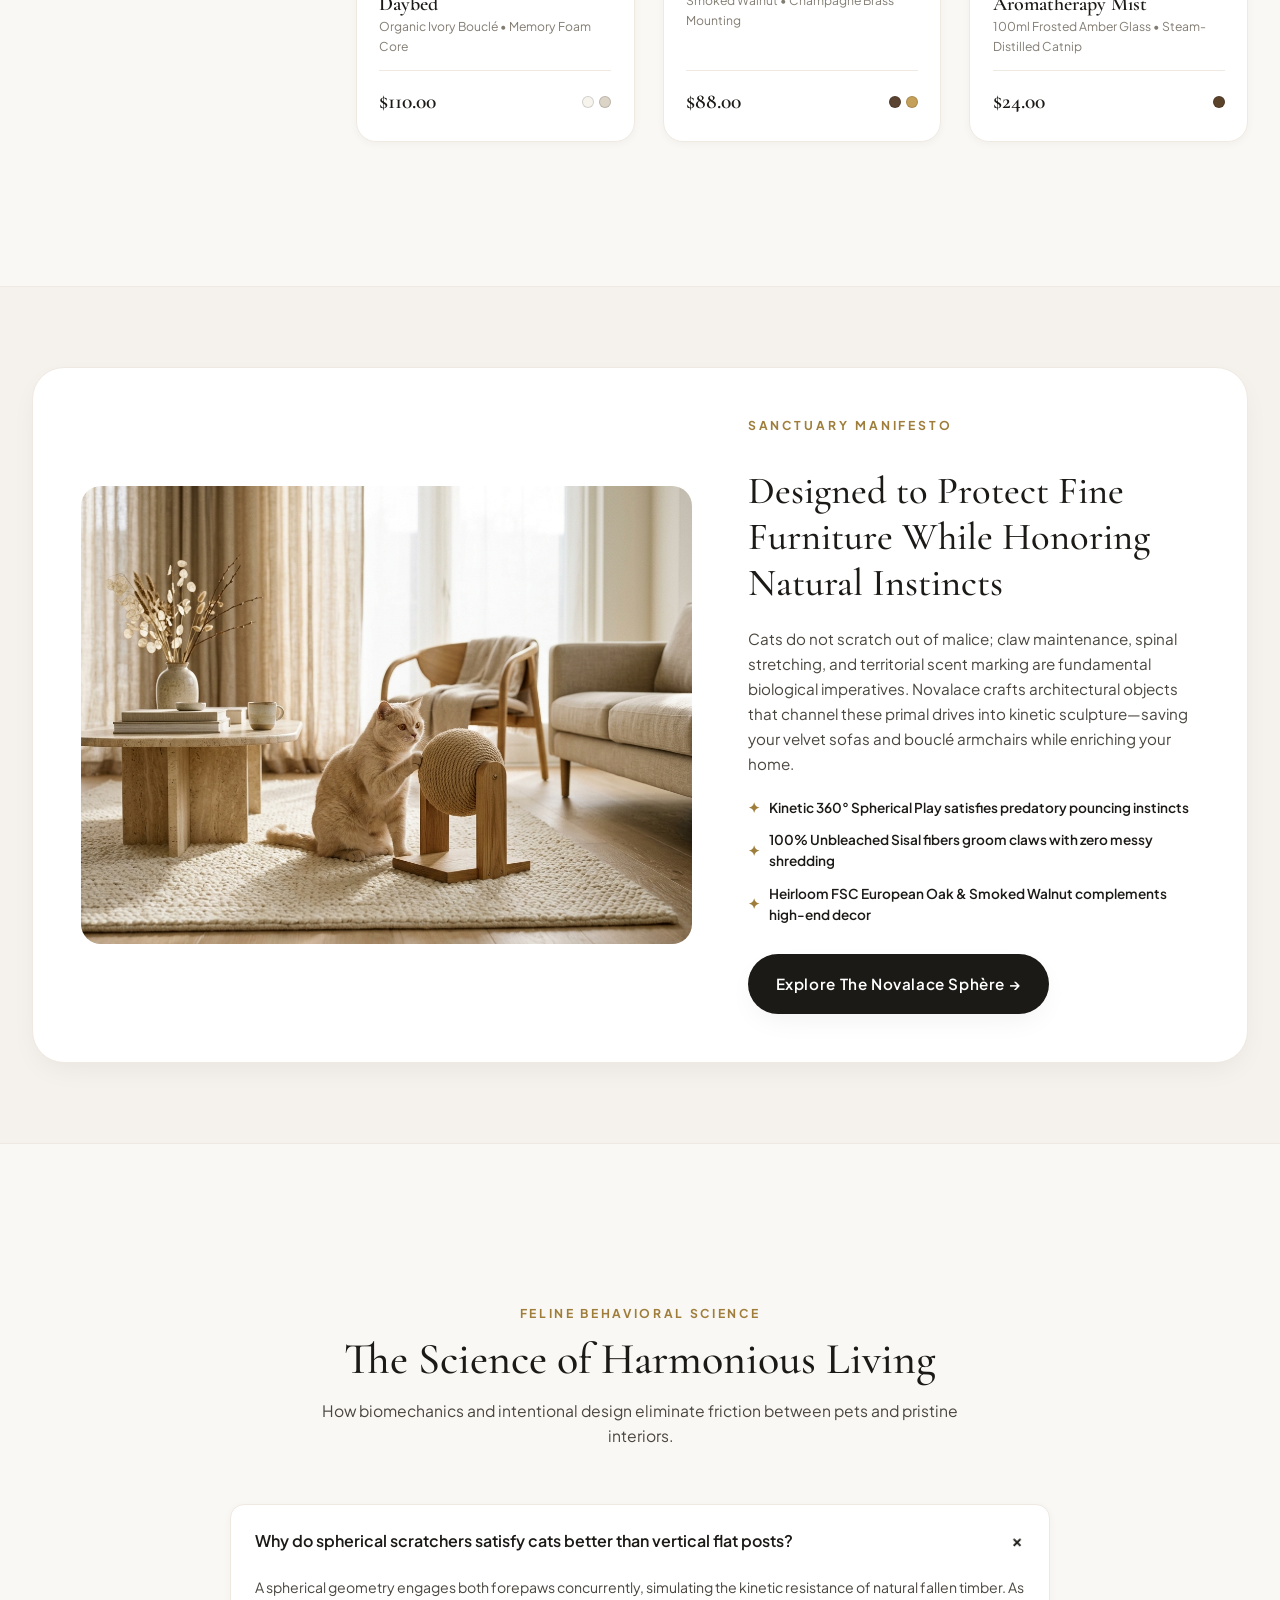
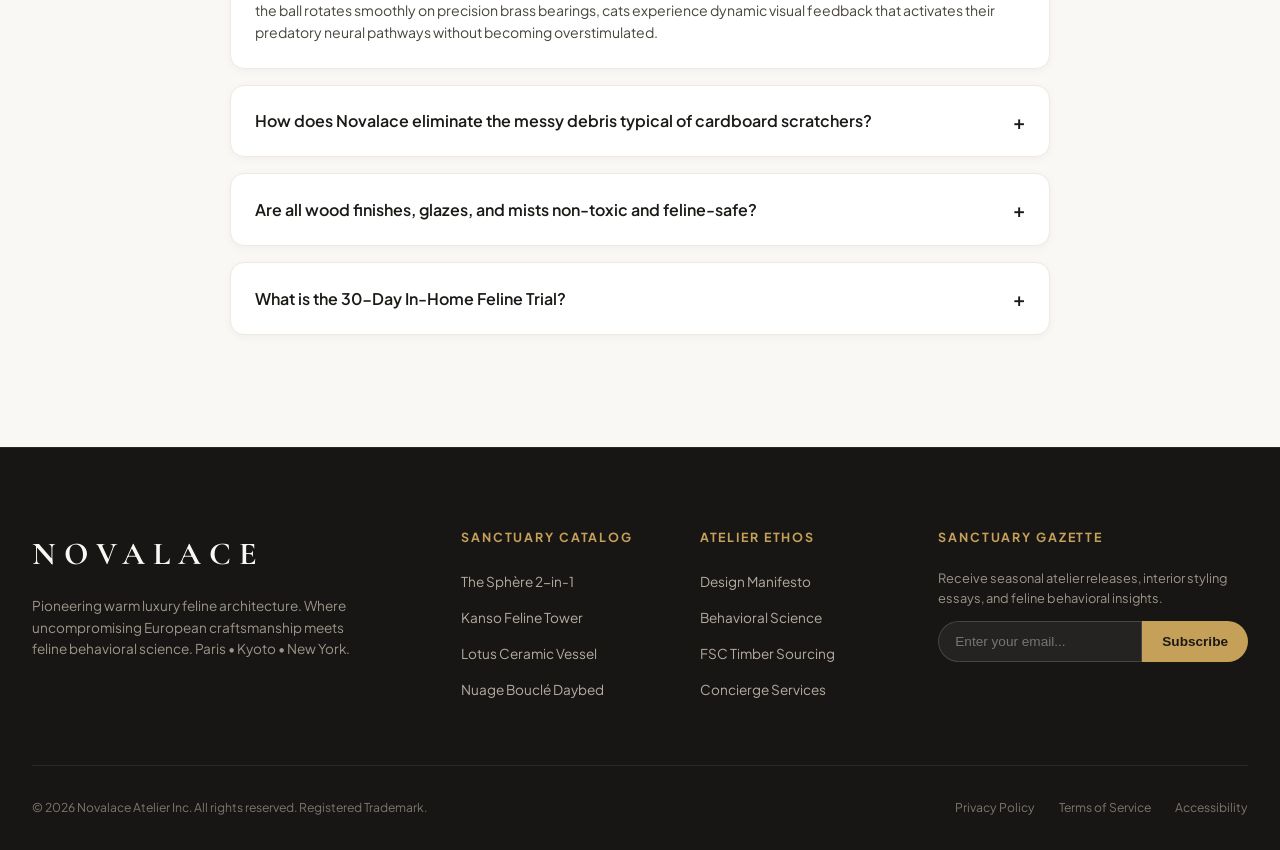
<file: collection.html>
<!DOCTYPE html>
<html lang="en">
<head>
  <meta charset="UTF-8">
  <meta name="viewport" content="width=device-width, initial-scale=1.0">
  <title>Sculptural Living & Mindful Play | Novalace Luxury Pet Collection</title>
  <meta name="description" content="Explore Novalace's curated collection of architectural cat furniture, sisal scratching sculptures, ceramic water vessels, and wool bouclé daybeds.">
  
  <!-- Google Fonts: Cormorant Garamond, Playfair Display, Plus Jakarta Sans, Outfit -->
  <link rel="preconnect" href="https://fonts.googleapis.com">
  <link rel="preconnect" href="https://fonts.gstatic.com" crossorigin>
  <link href="https://fonts.googleapis.com/css2?family=Cormorant+Garamond:ital,wght@0,300;0,400;0,500;0,600;0,700;1,400;1,600&family=Outfit:wght@300;400;500;600;700&family=Playfair+Display:ital,wght@0,400;0,600;0,700;1,400;1,600&family=Plus+Jakarta+Sans:wght@300;400;500;600;700&display=swap" rel="stylesheet">
  
  <link rel="stylesheet" href="style.css">
</head>
<body>

  <!-- ========================================================================
       Showcase Control Bar (Figma 9:16 Mockup & Token Inspector)
       ======================================================================== -->
  <div class="showcase-control-bar">
    <div class="showcase-badges">
      <span class="showcase-chip">Collection Catalog &bull; Warm Luxury UI</span>
      <span style="font-size: 0.75rem; color: #9C9588; display: flex; align-items: center; gap: 4px;">
        <span class="pulse-dot"></span> 8k Photorealistic Architecture
      </span>
    </div>
    <div class="showcase-tools">
      <button class="showcase-btn" id="btnToggleFigma916" title="Toggle 9:16 Editorial Mockup Frame">
        <svg width="14" height="14" viewBox="0 0 24 24" fill="none" stroke="currentColor" stroke-width="2">
          <rect x="5" y="2" width="14" height="20" rx="2" ry="2"/>
          <line x1="12" y1="18" x2="12.01" y2="18"/>
        </svg>
        <span>Figma 9:16 Mobile Mockup</span>
      </button>
      <a href="index.html" class="showcase-btn" style="text-decoration: none;">
        <span>View Sphère Product Page &rarr;</span>
      </a>
    </div>
  </div>

  <div class="page-canvas-wrapper">

    <!-- ========================================================================
         Top Announcement Bar
         ======================================================================== -->
    <div class="announcement-bar">
      <div class="container">
        <div class="announcement-content">
          <div class="announcement-item">
            <span>🌿</span>
            <span>Complimentary White-Glove Courier on Orders Over $100</span>
          </div>
          <div class="announcement-item" style="opacity: 0.5;">•</div>
          <div class="announcement-item">
            <span class="gold">★</span>
            <span>30-Day Feline Trial Guarantee &bull; 10-Year Solid Hardwood Warranty</span>
          </div>
        </div>
      </div>
    </div>

    <!-- ========================================================================
         Site Header & Editorial Navigation
         ======================================================================== -->
    <header class="site-header">
      <div class="container">
        <div class="header-inner">
          <nav class="nav-left" aria-label="Main Navigation">
            <a href="collection.html" class="nav-link" style="color: var(--accent-gold-dark); font-weight: 700;">The Collection</a>
            <a href="index.html" class="nav-link">The Sphère</a>
            <a href="#manifesto" class="nav-link">Our Manifesto</a>
            <a href="#faq" class="nav-link">Science FAQ</a>
          </nav>

          <a href="collection.html" class="brand-logo">
            <h1 class="brand-title">NOVALACE</h1>
            <span class="brand-tagline">HAUTE FELINE LIVING &bull; ATELIER</span>
          </a>

          <div class="nav-right">
            <select class="currency-selector" id="currencySelector" aria-label="Currency Selector">
              <option value="USD">USD ($)</option>
              <option value="EUR">EUR (€)</option>
              <option value="GBP">GBP (£)</option>
              <option value="JPY">JPY (¥)</option>
            </select>

            <button class="nav-icon-btn" id="cartTriggerBtn" aria-label="Open Shopping Bag">
              <svg width="20" height="20" viewBox="0 0 24 24" fill="none" stroke="currentColor" stroke-width="1.75">
                <path d="M6 2L3 6v14a2 2 0 0 0 2 2h14a2 2 0 0 0 2-2V6l-3-4z"/>
                <line x1="3" y1="6" x2="21" y2="6"/>
                <path d="M16 10a4 4 0 0 1-8 0"/>
              </svg>
              <span class="cart-badge-count" id="cartCountBadge">1</span>
            </button>
          </div>
        </div>
      </div>
    </header>

    <!-- ========================================================================
         Breadcrumbs
         ======================================================================== -->
    <div class="breadcrumb-nav">
      <div class="container">
        <a href="collection.html">Home</a>
        <span class="separator">/</span>
        <a href="collection.html">Collections</a>
        <span class="separator">/</span>
        <span class="current">Sculptural Living &amp; Mindful Play</span>
      </div>
    </div>

    <!-- ========================================================================
         1. Top Header Banner
         ======================================================================== -->
    <section class="collection-header-section">
      <div class="container">
        <span class="collection-kicker">Curated Atelier Collection</span>
        <h2 class="collection-hero-title">Sculptural Living &amp; Mindful Play for Modern Companions</h2>
        <p class="collection-hero-subtitle">
          An architectural repertoire of kinetic scratching spheres, hydration vessels, and orthopedic daybeds—handcrafted from solid European timber, raw sisal, and organic stoneware.
        </p>

        <!-- Collection Toolbar -->
        <div class="collection-toolbar">
          <div class="toolbar-left">
            <span class="results-count" id="resultsCount">Showing 6 of 6 Sanctuary Objects</span>
          </div>

          <div class="toolbar-right">
            <div style="display: flex; align-items: center; gap: 0.5rem;">
              <label for="sortSelect" style="font-size: 0.8rem; color: var(--text-muted);">Sort By:</label>
              <select class="sort-select" id="sortSelect">
                <option value="featured">Featured Atelier Pieces</option>
                <option value="price-low">Price: Low to High</option>
                <option value="price-high">Price: High to Low</option>
                <option value="rating">Highest Rated (★ 5.0)</option>
                <option value="reviews">Most Reviewed</option>
              </select>
            </div>

            <div class="view-grid-toggles">
              <button class="view-btn active" data-cols="3" title="3-Column Grid">
                <svg width="14" height="14" viewBox="0 0 24 24" fill="currentColor"><rect x="3" y="3" width="5" height="18" rx="1"/><rect x="10" y="3" width="5" height="18" rx="1"/><rect x="17" y="3" width="5" height="18" rx="1"/></svg>
              </button>
              <button class="view-btn" data-cols="2" title="2-Column Grid">
                <svg width="14" height="14" viewBox="0 0 24 24" fill="currentColor"><rect x="3" y="3" width="8" height="18" rx="1"/><rect x="13" y="3" width="8" height="18" rx="1"/></svg>
              </button>
            </div>
          </div>
        </div>
      </div>
    </section>

    <!-- ========================================================================
         2 & 3. Main Catalog Section (Left Sidebar Filters + 3-Col Grid)
         ======================================================================== -->
    <main class="catalog-content-section">
      <div class="container">
        <div class="catalog-layout-grid">
          
          <!-- Left Sidebar Filters -->
          <aside class="filter-sidebar" aria-label="Product Filters">
            
            <!-- Category Filter -->
            <div>
              <div class="filter-group-header">
                <span>Categories</span>
              </div>
              <ul class="filter-options-list">
                <li>
                  <label class="filter-checkbox-item">
                    <span><input type="radio" name="cat" value="all" class="filter-category-input" checked> All Sanctuary Objects</span>
                    <span class="filter-count">6</span>
                  </label>
                </li>
                <li>
                  <label class="filter-checkbox-item">
                    <span><input type="radio" name="cat" value="scratchers" class="filter-category-input"> Scratching Sphères</span>
                    <span class="filter-count">1</span>
                  </label>
                </li>
                <li>
                  <label class="filter-checkbox-item">
                    <span><input type="radio" name="cat" value="hydration" class="filter-category-input"> Ceramic Hydration</span>
                    <span class="filter-count">1</span>
                  </label>
                </li>
                <li>
                  <label class="filter-checkbox-item">
                    <span><input type="radio" name="cat" value="towers" class="filter-category-input"> Architectural Towers</span>
                    <span class="filter-count">2</span>
                  </label>
                </li>
                <li>
                  <label class="filter-checkbox-item">
                    <span><input type="radio" name="cat" value="daybeds" class="filter-category-input"> Bouclé Daybeds</span>
                    <span class="filter-count">1</span>
                  </label>
                </li>
                <li>
                  <label class="filter-checkbox-item">
                    <span><input type="radio" name="cat" value="care" class="filter-category-input"> Organic Care &amp; Mists</span>
                    <span class="filter-count">1</span>
                  </label>
                </li>
              </ul>
            </div>

            <!-- Price Range Filter -->
            <div>
              <div class="filter-group-header">
                <span>Price Range</span>
              </div>
              <div class="price-slider-container">
                <input type="range" id="priceRangeSlider" min="20" max="400" step="10" value="400" class="price-slider-input">
                <div class="price-range-values">
                  <span>$20</span>
                  <span id="priceDisplayMax" style="color: var(--accent-gold-dark); font-weight: 700;">$400</span>
                </div>
              </div>
            </div>

            <!-- Material Swatches Filter -->
            <div>
              <div class="filter-group-header">
                <span>Materials &amp; Timber</span>
              </div>
              <div class="filter-material-swatches">
                <span class="mat-swatch-chip" data-material="oak">
                  <span class="mat-swatch-dot" style="background: #D5BA98;"></span>
                  <span>FSC Oak</span>
                </span>
                <span class="mat-swatch-chip" data-material="walnut">
                  <span class="mat-swatch-dot" style="background: #5A4331;"></span>
                  <span>Smoked Walnut</span>
                </span>
                <span class="mat-swatch-chip" data-material="sisal">
                  <span class="mat-swatch-dot" style="background: #CBB392;"></span>
                  <span>Natural Sisal</span>
                </span>
                <span class="mat-swatch-chip" data-material="ceramic">
                  <span class="mat-swatch-dot" style="background: #F4EFE6;"></span>
                  <span>Matte Ceramic</span>
                </span>
                <span class="mat-swatch-chip" data-material="boucle">
                  <span class="mat-swatch-dot" style="background: #E8E2D5;"></span>
                  <span>Wool Bouclé</span>
                </span>
              </div>
            </div>

            <!-- Stock Status Filter -->
            <div>
              <div class="filter-group-header">
                <span>Availability</span>
              </div>
              <label class="filter-checkbox-item">
                <span><input type="checkbox" id="inStockFilter"> In Stock &bull; Ready to Ship</span>
                <span class="filter-count">6</span>
              </label>
            </div>

            <!-- Reset Filters -->
            <button class="btn-reset-filters" id="btnResetFilters">Reset All Filters</button>

          </aside>

          <!-- Main 3-Column Product Grid -->
          <div class="catalog-products-grid" id="catalogProductsGrid">
            <!-- Dynamically populated via collection.js -->
          </div>

        </div>
      </div>
    </main>

    <!-- ========================================================================
         4. Mid-Page Highlight Banner
         "Designed to Protect Fine Furniture While Honoring Natural Instincts"
         ======================================================================== -->
    <section class="mid-collection-highlight-section" id="manifesto">
      <div class="container">
        <div class="mid-banner-card">
          
          <!-- Left: Lifestyle Imagery -->
          <div class="mid-banner-media">
            <img src="assets/images/lifestyle_cat.jpg" alt="Novalace Architectural Sanctuary Lifestyle">
          </div>

          <!-- Right: Manifesto Content -->
          <div class="mid-banner-content">
            <span class="collection-kicker">Sanctuary Manifesto</span>
            <h3 class="mid-banner-heading">Designed to Protect Fine Furniture While Honoring Natural Instincts</h3>
            <p class="mid-banner-text">
              Cats do not scratch out of malice; claw maintenance, spinal stretching, and territorial scent marking are fundamental biological imperatives. Novalace crafts architectural objects that channel these primal drives into kinetic sculpture—saving your velvet sofas and bouclé armchairs while enriching your home.
            </p>

            <div class="manifest-pill-list">
              <div class="manifest-pill-item">
                <span style="color: var(--accent-gold-dark);">✦</span>
                <span>Kinetic 360° Spherical Play satisfies predatory pouncing instincts</span>
              </div>
              <div class="manifest-pill-item">
                <span style="color: var(--accent-gold-dark);">✦</span>
                <span>100% Unbleached Sisal fibers groom claws with zero messy shredding</span>
              </div>
              <div class="manifest-pill-item">
                <span style="color: var(--accent-gold-dark);">✦</span>
                <span>Heirloom FSC European Oak &amp; Smoked Walnut complements high-end decor</span>
              </div>
            </div>

            <div style="margin-top: 0.5rem;">
              <a href="index.html" class="btn-primary-add" style="display: inline-flex; text-decoration: none;">
                <span>Explore The Novalace Sphère &rarr;</span>
              </a>
            </div>
          </div>

        </div>
      </div>
    </section>

    <!-- ========================================================================
         5. Bottom FAQ Accordion Section: "The Science of Harmonious Living"
         ======================================================================== -->
    <section class="faq-section" id="faq">
      <div class="container">
        
        <div class="section-header-center">
          <span class="section-kicker">Feline Behavioral Science</span>
          <h2 class="section-heading">The Science of Harmonious Living</h2>
          <p class="section-description">How biomechanics and intentional design eliminate friction between pets and pristine interiors.</p>
        </div>

        <div class="faq-grid">
          
          <div class="faq-item open">
            <div class="faq-question">
              <span>Why do spherical scratchers satisfy cats better than vertical flat posts?</span>
              <span class="faq-icon">+</span>
            </div>
            <div class="faq-answer">
              <p>A spherical geometry engages both forepaws concurrently, simulating the kinetic resistance of natural fallen timber. As the ball rotates smoothly on precision brass bearings, cats experience dynamic visual feedback that activates their predatory neural pathways without becoming overstimulated.</p>
            </div>
          </div>

          <div class="faq-item">
            <div class="faq-question">
              <span>How does Novalace eliminate the messy debris typical of cardboard scratchers?</span>
              <span class="faq-icon">+</span>
            </div>
            <div class="faq-answer">
              <p>Standard cardboard scratchers rely on pressed paper pulp bound with industrial adhesives, which shear into messy flakes under claw impact. Novalace utilizes long-staple, unbleached African sisal fibers spun under high tension and bound with organic cornstarch. Claws penetrate between the fibers to shed dead husk sheaths without cutting the twine.</p>
            </div>
          </div>

          <div class="faq-item">
            <div class="faq-question">
              <span>Are all wood finishes, glazes, and mists non-toxic and feline-safe?</span>
              <span class="faq-icon">+</span>
            </div>
            <div class="faq-answer">
              <p>Yes, uncompromisingly. All solid oak and walnut timbers are hand-finished exclusively with food-safe organic beeswax and cold-pressed linseed oils (zero VOCs). Our ceramic fountains use heavy-metal-free, lead-free food grade glazes, and our botanical mists are pure steam-distilled organic hydrolats.</p>
            </div>
          </div>

          <div class="faq-item">
            <div class="faq-question">
              <span>What is the 30-Day In-Home Feline Trial?</span>
              <span class="faq-icon">+</span>
            </div>
            <div class="faq-answer">
              <p>We encourage you to place our objects in your living sanctuary for a full month. If your feline companion does not naturally bond with the sculpture within 30 days, our concierge team will arrange a complimentary return courier and issue a 100% full refund.</p>
            </div>
          </div>

        </div>

      </div>
    </section>

    <!-- ========================================================================
         6. Minimalist Footer & Email Newsletter Signup
         ======================================================================== -->
    <footer class="site-footer">
      <div class="container">
        <div class="footer-grid">
          
          <div>
            <h3 class="footer-brand-title">NOVALACE</h3>
            <p class="footer-text">
              Pioneering warm luxury feline architecture. Where uncompromising European craftsmanship meets feline behavioral science. Paris &bull; Kyoto &bull; New York.
            </p>
          </div>

          <div class="footer-col">
            <h5>Sanctuary Catalog</h5>
            <ul class="footer-links">
              <li><a href="index.html">The Sphère 2-in-1</a></li>
              <li><a href="collection.html">Kanso Feline Tower</a></li>
              <li><a href="collection.html">Lotus Ceramic Vessel</a></li>
              <li><a href="collection.html">Nuage Bouclé Daybed</a></li>
            </ul>
          </div>

          <div class="footer-col">
            <h5>Atelier Ethos</h5>
            <ul class="footer-links">
              <li><a href="#manifesto">Design Manifesto</a></li>
              <li><a href="#faq">Behavioral Science</a></li>
              <li><a href="#">FSC Timber Sourcing</a></li>
              <li><a href="#">Concierge Services</a></li>
            </ul>
          </div>

          <div class="footer-col">
            <h5>Sanctuary Gazette</h5>
            <p style="font-size: 0.8rem; color: #9C9588;">Receive seasonal atelier releases, interior styling essays, and feline behavioral insights.</p>
            <div class="newsletter-input-group">
              <input type="email" class="newsletter-input" placeholder="Enter your email...">
              <button class="newsletter-btn">Subscribe</button>
            </div>
          </div>

        </div>

        <div class="footer-bottom">
          <div>&copy; 2026 Novalace Atelier Inc. All rights reserved. Registered Trademark.</div>
          <div style="display: flex; gap: 1.5rem;">
            <a href="#" style="color: #7D766B; text-decoration: none;">Privacy Policy</a>
            <a href="#" style="color: #7D766B; text-decoration: none;">Terms of Service</a>
            <a href="#" style="color: #7D766B; text-decoration: none;">Accessibility</a>
          </div>
        </div>
      </div>
    </footer>

  </div> <!-- End page-canvas-wrapper -->

  <!-- ========================================================================
       Slide-Over Shopify Cart Drawer
       ======================================================================== -->
  <div class="cart-drawer-overlay" id="cartOverlay"></div>
  <aside class="cart-drawer" id="cartDrawer" aria-label="Your Shopping Bag">
    <div class="cart-header">
      <h3>Your Bag</h3>
      <button class="cart-close-btn" id="btnCloseCart" aria-label="Close Bag">&times;</button>
    </div>

    <div class="free-shipping-bar-container">
      <div id="freeShippingText">✨ <strong>Unlocked:</strong> Complimentary VIP Carbon-Neutral Delivery!</div>
      <div class="shipping-progress-track">
        <div class="shipping-progress-fill" id="freeShippingProgress"></div>
      </div>
    </div>

    <div class="cart-items-body" id="cartItemsContainer"></div>

    <div class="cart-footer">
      <div class="cart-subtotal-row">
        <span>Estimated Subtotal</span>
        <span id="cartSubtotal">$148.00</span>
      </div>
      <div class="cart-taxes-note">Taxes &amp; duties calculated at secure checkout. 30-Day trial included.</div>
      <button class="btn-checkout-primary" onclick="alert('Proceeding to Shopify Secure SSL Checkout...');">
        Secure Checkout &bull; 100% Guaranteed
      </button>
    </div>
  </aside>

  <!-- ========================================================================
       Modal: Quick View Inspector
       ======================================================================== -->
  <div class="modal-overlay" id="quickViewModal">
    <div class="modal-window" style="max-width: 780px;">
      <div class="modal-header">
        <h3 class="modal-title">Atelier Quick View</h3>
        <button class="modal-close-btn" id="btnCloseQuickView">&times;</button>
      </div>
      <div class="modal-body" style="padding: 2rem;">
        <div style="display: grid; grid-template-columns: 1fr 1fr; gap: 2rem; align-items: center;">
          <div style="border-radius: var(--radius-md); overflow: hidden; aspect-ratio: 1/1; background: var(--surface-subtle); border: 1px solid var(--border-light);">
            <img src="assets/images/hero_oak.jpg" alt="Quick View Image" id="qvImage" style="width: 100%; height: 100%; object-fit: cover;">
          </div>
          <div style="display: flex; flex-direction: column; gap: 0.85rem;">
            <div id="qvRating" style="font-size: 0.8rem; color: #D4A017; font-weight: 600;">★★★★★ 4.96 (348 Reviews)</div>
            <h3 id="qvTitle" style="font-family: var(--font-serif); font-size: 1.8rem; line-height: 1.2;">Novalace Sphère</h3>
            <div id="qvPrice" style="font-family: var(--font-serif); font-size: 1.6rem; font-weight: 600; color: var(--text-primary);">$148.00</div>
            <p id="qvDescription" style="font-size: 0.85rem; color: var(--text-secondary); line-height: 1.5;">Architectural solid wood arch with ultra-smooth 360° rotating natural sisal sphere.</p>
            <div id="qvMaterials" style="font-size: 0.76rem; color: var(--text-muted);">Solid FSC Oak &bull; Handcrafted Sisal</div>
            <div style="margin-top: 0.5rem; display: flex; gap: 0.75rem;">
              <button class="btn-primary-add" id="btnQvAddToCart" style="flex: 1;">Add to Bag</button>
            </div>
          </div>
        </div>
      </div>
    </div>
  </div>

  <!-- ========================================================================
       Toast Alert Notification
       ======================================================================== -->
  <div class="toast-notification" id="toastNotification">
    <svg width="20" height="20" viewBox="0 0 24 24" fill="none" stroke="currentColor" stroke-width="2"><path d="M22 11.08V12a10 10 0 1 1-5.93-9.14"/><polyline points="22 4 12 14.01 9 11.01"/></svg>
    <span id="toastMessage">Added to your Novalace bag!</span>
  </div>

  <script src="collection.js"></script>
</body>
</html>
</file>
<file: style.css>
/* ==========================================================================
   NOVALACE | Warm Luxury E-Commerce Design System
   Lead UI/UX Designer & Senior Frontend Architect
   ========================================================================== */

:root {
  /* Warm Neutral Palette */
  --bg-primary: #FAF8F5;
  --bg-secondary: #F5F1EC;
  --bg-linen: #EFE9E0;
  --surface-card: #FFFFFF;
  --surface-subtle: #FCFBF9;
  --surface-tint: #F7F4EE;
  
  /* Borders & Dividers */
  --border-light: #EFE9E1;
  --border-medium: #E2D9CC;
  --border-focus: #C5A059;

  /* Typography Colors */
  --text-primary: #1C1A17;
  --text-secondary: #4A463F;
  --text-muted: #827C72;
  --text-inverse: #FAF8F5;

  /* Accent & Warm Tones */
  --accent-gold: #C5A059;
  --accent-gold-light: #F6EFE1;
  --accent-gold-dark: #9F7E3B;
  --accent-terracotta: #B9664E;
  --accent-terracotta-light: #F9ECE8;
  --accent-olive: #3D4839;
  --accent-olive-light: #EBF0EA;
  --accent-sand: #D8CCA3;

  /* Status Colors */
  --badge-green: #2E5A36;
  --badge-green-bg: #EAF4EC;
  --badge-gold-bg: #F9F3E5;

  /* Typography Scale */
  --font-serif: 'Cormorant Garamond', 'Playfair Display', Georgia, serif;
  --font-display: 'Playfair Display', Georgia, serif;
  --font-sans: 'Plus Jakarta Sans', 'Outfit', -apple-system, BlinkMacSystemFont, sans-serif;

  /* Elevation & Shadows */
  --shadow-sm: 0 2px 8px rgba(28, 26, 23, 0.04);
  --shadow-md: 0 10px 30px -8px rgba(28, 26, 23, 0.07);
  --shadow-lg: 0 24px 50px -12px rgba(28, 26, 23, 0.10);
  --shadow-gold: 0 12px 32px -8px rgba(197, 160, 89, 0.25);
  --shadow-inner: inset 0 2px 4px rgba(0,0,0,0.03);

  /* Radius */
  --radius-sm: 8px;
  --radius-md: 14px;
  --radius-lg: 20px;
  --radius-xl: 32px;
  --radius-full: 9999px;

  /* Transitions */
  --transition-smooth: all 0.35s cubic-bezier(0.16, 1, 0.3, 1);
  --transition-fast: all 0.2s ease-out;
  --transition-bounce: all 0.45s cubic-bezier(0.34, 1.56, 0.64, 1);
}

/* Reset & Base Setup */
*, *::before, *::after {
  box-sizing: border-box;
  margin: 0;
  padding: 0;
}

html {
  font-size: 16px;
  scroll-behavior: smooth;
  background-color: var(--bg-primary);
  color: var(--text-primary);
  -webkit-font-smoothing: antialiased;
  -moz-osx-font-smoothing: grayscale;
}

body {
  font-family: var(--font-sans);
  line-height: 1.6;
  background-color: var(--bg-primary);
  overflow-x: hidden;
  position: relative;
}

/* Custom Scrollbar */
::-webkit-scrollbar {
  width: 8px;
}
::-webkit-scrollbar-track {
  background: var(--bg-secondary);
}
::-webkit-scrollbar-thumb {
  background: var(--border-medium);
  border-radius: 4px;
}
::-webkit-scrollbar-thumb:hover {
  background: var(--accent-gold);
}

/* Utility Containers */
.container {
  width: 100%;
  max-width: 1360px;
  margin: 0 auto;
  padding: 0 2rem;
}

@media (max-width: 768px) {
  .container {
    padding: 0 1.25rem;
  }
}

/* Designer Showcase Bar (Figma / Dribbble Mode) */
.showcase-control-bar {
  background: #151412;
  color: #E2D9CC;
  padding: 0.6rem 1.5rem;
  font-size: 0.82rem;
  display: flex;
  align-items: center;
  justify-content: space-between;
  position: sticky;
  top: 0;
  z-index: 1000;
  border-bottom: 1px solid rgba(255,255,255,0.1);
  backdrop-filter: blur(8px);
}
.showcase-badges {
  display: flex;
  align-items: center;
  gap: 0.75rem;
}
.showcase-chip {
  background: rgba(197, 160, 89, 0.15);
  color: var(--accent-gold);
  border: 1px solid rgba(197, 160, 89, 0.35);
  padding: 0.2rem 0.65rem;
  border-radius: 99px;
  font-weight: 600;
  font-size: 0.72rem;
  letter-spacing: 0.05em;
  text-transform: uppercase;
}
.showcase-tools {
  display: flex;
  align-items: center;
  gap: 1rem;
}
.showcase-btn {
  background: transparent;
  border: 1px solid rgba(255,255,255,0.2);
  color: #FAF8F5;
  padding: 0.3rem 0.8rem;
  border-radius: 6px;
  font-size: 0.76rem;
  cursor: pointer;
  display: inline-flex;
  align-items: center;
  gap: 0.4rem;
  transition: var(--transition-fast);
}
.showcase-btn:hover, .showcase-btn.active {
  background: var(--accent-gold);
  color: #1C1A17;
  border-color: var(--accent-gold);
}

/* Top Announcement Ticker */
.announcement-bar {
  background: var(--text-primary);
  color: var(--bg-primary);
  font-size: 0.78rem;
  letter-spacing: 0.06em;
  text-transform: uppercase;
  font-weight: 500;
  padding: 0.6rem 1rem;
  text-align: center;
  position: relative;
  overflow: hidden;
}
.announcement-content {
  display: flex;
  align-items: center;
  justify-content: center;
  gap: 1.5rem;
  transition: transform 0.5s ease;
}
.announcement-item {
  display: inline-flex;
  align-items: center;
  gap: 0.5rem;
}
.announcement-item span.gold {
  color: var(--accent-gold);
}

/* Header & Navigation */
.site-header {
  background: rgba(250, 248, 245, 0.92);
  backdrop-filter: blur(14px);
  border-bottom: 1px solid var(--border-light);
  position: sticky;
  top: 36px;
  z-index: 900;
  transition: var(--transition-smooth);
}
.header-inner {
  display: flex;
  align-items: center;
  justify-content: space-between;
  height: 82px;
}
.nav-left, .nav-right {
  display: flex;
  align-items: center;
  gap: 1.8rem;
  flex: 1;
}
.nav-right {
  justify-content: flex-end;
}
.brand-logo {
  text-decoration: none;
  text-align: center;
  flex: 0 0 auto;
}
.brand-title {
  font-family: var(--font-serif);
  font-size: 2.2rem;
  font-weight: 500;
  letter-spacing: 0.28em;
  color: var(--text-primary);
  text-transform: uppercase;
  margin-left: 0.28em; /* offset letter spacing centering */
  line-height: 1;
}
.brand-tagline {
  font-size: 0.62rem;
  letter-spacing: 0.35em;
  text-transform: uppercase;
  color: var(--text-muted);
  margin-top: 0.2rem;
  display: block;
}
.nav-link {
  text-decoration: none;
  color: var(--text-primary);
  font-size: 0.88rem;
  font-weight: 500;
  letter-spacing: 0.03em;
  position: relative;
  padding: 0.4rem 0;
  transition: color 0.2s ease;
}
.nav-link::after {
  content: '';
  position: absolute;
  bottom: 0;
  left: 0;
  width: 0;
  height: 1.5px;
  background: var(--accent-gold);
  transition: width 0.3s ease;
}
.nav-link:hover {
  color: var(--accent-gold-dark);
}
.nav-link:hover::after {
  width: 100%;
}
.nav-icon-btn {
  background: transparent;
  border: none;
  cursor: pointer;
  color: var(--text-primary);
  position: relative;
  display: flex;
  align-items: center;
  justify-content: center;
  width: 40px;
  height: 40px;
  border-radius: 50%;
  transition: var(--transition-fast);
}
.nav-icon-btn:hover {
  background: var(--bg-secondary);
  color: var(--accent-gold-dark);
}
.cart-badge-count {
  position: absolute;
  top: 4px;
  right: 4px;
  background: var(--accent-gold-dark);
  color: #FFF;
  font-size: 0.65rem;
  font-weight: 700;
  width: 17px;
  height: 17px;
  border-radius: 50%;
  display: flex;
  align-items: center;
  justify-content: center;
  border: 2px solid var(--bg-primary);
  transition: transform 0.3s cubic-bezier(0.175, 0.885, 0.32, 1.275);
}

/* Currency Selector */
.currency-selector {
  font-size: 0.8rem;
  font-weight: 600;
  background: transparent;
  border: 1px solid var(--border-light);
  border-radius: 99px;
  padding: 0.35rem 0.75rem;
  color: var(--text-primary);
  cursor: pointer;
  outline: none;
  transition: var(--transition-fast);
}
.currency-selector:hover {
  border-color: var(--accent-gold);
}

/* Breadcrumbs */
.breadcrumb-nav {
  padding: 1.4rem 0 0.8rem;
  font-size: 0.78rem;
  color: var(--text-muted);
}
.breadcrumb-nav a {
  color: var(--text-muted);
  text-decoration: none;
  transition: color 0.2s ease;
}
.breadcrumb-nav a:hover {
  color: var(--text-primary);
}
.breadcrumb-nav span.separator {
  margin: 0 0.5rem;
  color: var(--border-medium);
}
.breadcrumb-nav span.current {
  color: var(--text-primary);
  font-weight: 500;
}

/* ==========================================================================
   Hero Section: Editorial Split Product Showcase
   ========================================================================== */
.product-hero-section {
  padding: 1rem 0 4rem;
}
.product-hero-grid {
  display: grid;
  grid-template-columns: 1.15fr 0.85fr;
  gap: 3.5rem;
  align-items: start;
}

@media (max-width: 1024px) {
  .product-hero-grid {
    grid-template-columns: 1fr;
    gap: 2.5rem;
  }
}

/* Left: Interactive Media Gallery */
.gallery-column {
  position: sticky;
  top: 130px;
}
.gallery-main-wrapper {
  position: relative;
  background: var(--surface-card);
  border: 1px solid var(--border-light);
  border-radius: var(--radius-lg);
  overflow: hidden;
  box-shadow: var(--shadow-sm);
  aspect-ratio: 1 / 1;
  display: flex;
  align-items: center;
  justify-content: center;
}
.gallery-main-img {
  width: 100%;
  height: 100%;
  object-fit: cover;
  transition: transform 0.6s cubic-bezier(0.16, 1, 0.3, 1), opacity 0.3s ease;
  cursor: crosshair;
}
.gallery-main-wrapper:hover .gallery-main-img {
  transform: scale(1.04);
}

/* Floating Badges on Gallery */
.gallery-badge-top-left {
  position: absolute;
  top: 1.25rem;
  left: 1.25rem;
  display: flex;
  flex-direction: column;
  gap: 0.5rem;
  z-index: 10;
}
.editorial-badge {
  background: rgba(255, 255, 255, 0.92);
  backdrop-filter: blur(8px);
  border: 1px solid var(--border-light);
  padding: 0.35rem 0.85rem;
  border-radius: var(--radius-full);
  font-size: 0.72rem;
  font-weight: 600;
  letter-spacing: 0.05em;
  text-transform: uppercase;
  color: var(--text-primary);
  display: inline-flex;
  align-items: center;
  gap: 0.45rem;
  box-shadow: var(--shadow-sm);
}
.editorial-badge.highlight {
  background: var(--accent-gold-light);
  color: var(--accent-gold-dark);
  border-color: rgba(197, 160, 89, 0.3);
}
.editorial-badge.eco {
  background: var(--accent-olive-light);
  color: var(--accent-olive);
  border-color: rgba(61, 72, 57, 0.2);
}

/* 360 Spin / Interaction Overlay Button */
.spin-trigger-btn {
  position: absolute;
  bottom: 1.25rem;
  right: 1.25rem;
  background: rgba(28, 26, 23, 0.85);
  backdrop-filter: blur(10px);
  color: #FFF;
  border: 1px solid rgba(255,255,255,0.15);
  padding: 0.5rem 1rem;
  border-radius: var(--radius-full);
  font-size: 0.75rem;
  font-weight: 600;
  letter-spacing: 0.04em;
  display: flex;
  align-items: center;
  gap: 0.5rem;
  cursor: pointer;
  transition: var(--transition-fast);
  z-index: 10;
}
.spin-trigger-btn:hover {
  background: var(--accent-gold);
  color: #1C1A17;
  transform: translateY(-2px);
}
.spin-icon {
  animation: rotateSlow 8s linear infinite;
}
@keyframes rotateSlow {
  from { transform: rotate(0deg); }
  to { transform: rotate(360deg); }
}

/* Thumbnail Strip */
.gallery-thumbs {
  display: grid;
  grid-template-columns: repeat(4, 1fr);
  gap: 0.85rem;
  margin-top: 1rem;
}
.thumb-item {
  position: relative;
  aspect-ratio: 1 / 1;
  border-radius: var(--radius-md);
  border: 2px solid transparent;
  overflow: hidden;
  background: var(--surface-card);
  cursor: pointer;
  box-shadow: var(--shadow-sm);
  transition: var(--transition-fast);
}
.thumb-item img {
  width: 100%;
  height: 100%;
  object-fit: cover;
  transition: transform 0.3s ease;
}
.thumb-item:hover img {
  transform: scale(1.08);
}
.thumb-item.active {
  border-color: var(--accent-gold);
  box-shadow: 0 0 0 2px rgba(197, 160, 89, 0.25);
}
.thumb-item .thumb-label {
  position: absolute;
  bottom: 0;
  left: 0;
  right: 0;
  background: rgba(28, 26, 23, 0.65);
  color: #FFF;
  font-size: 0.62rem;
  text-align: center;
  padding: 0.2rem;
  letter-spacing: 0.03em;
  backdrop-filter: blur(4px);
}

/* Right: Product Details & Conversion Stack */
.product-details-column {
  display: flex;
  flex-direction: column;
  gap: 1.5rem;
}

/* Brand & Title Header */
.product-meta-header {
  border-bottom: 1px solid var(--border-light);
  padding-bottom: 1.4rem;
}
.product-collection-tag {
  font-size: 0.74rem;
  letter-spacing: 0.18em;
  text-transform: uppercase;
  color: var(--accent-gold-dark);
  font-weight: 700;
  margin-bottom: 0.5rem;
  display: block;
}
.product-title {
  font-family: var(--font-serif);
  font-size: 2.75rem;
  font-weight: 500;
  line-height: 1.15;
  color: var(--text-primary);
  margin-bottom: 0.5rem;
}
@media (max-width: 768px) {
  .product-title {
    font-size: 2.1rem;
  }
}
.product-subtitle {
  font-size: 1rem;
  color: var(--text-secondary);
  font-weight: 400;
  margin-bottom: 1rem;
}

/* Ratings & Social Proof */
.product-rating-bar {
  display: flex;
  align-items: center;
  gap: 0.75rem;
  flex-wrap: wrap;
  font-size: 0.85rem;
}
.stars-wrapper {
  color: #D4A017;
  display: inline-flex;
  gap: 2px;
  font-size: 0.95rem;
}
.rating-score {
  font-weight: 700;
  color: var(--text-primary);
}
.reviews-anchor {
  color: var(--text-muted);
  text-decoration: underline;
  text-underline-offset: 3px;
  cursor: pointer;
  transition: color 0.2s ease;
}
.reviews-anchor:hover {
  color: var(--accent-gold-dark);
}
.live-shopper-pill {
  background: #FFF8E7;
  border: 1px solid #EEDBB2;
  color: #8C6212;
  font-size: 0.75rem;
  padding: 0.25rem 0.65rem;
  border-radius: 99px;
  display: inline-flex;
  align-items: center;
  gap: 0.4rem;
  font-weight: 600;
}
.pulse-dot {
  width: 7px;
  height: 7px;
  background: #2E8540;
  border-radius: 50%;
  display: inline-block;
  box-shadow: 0 0 0 0 rgba(46, 133, 64, 0.7);
  animation: pulseGreen 2s infinite;
}
@keyframes pulseGreen {
  0% {
    transform: scale(0.95);
    box-shadow: 0 0 0 0 rgba(46, 133, 64, 0.7);
  }
  70% {
    transform: scale(1);
    box-shadow: 0 0 0 6px rgba(46, 133, 64, 0);
  }
  100% {
    transform: scale(0.95);
    box-shadow: 0 0 0 0 rgba(46, 133, 64, 0);
  }
}

/* Pricing Stack */
.product-price-section {
  display: flex;
  flex-direction: column;
  gap: 0.5rem;
}
.price-row {
  display: flex;
  align-items: baseline;
  gap: 1rem;
}
.current-price {
  font-family: var(--font-serif);
  font-size: 2.3rem;
  font-weight: 600;
  color: var(--text-primary);
}
.compare-price {
  font-size: 1.25rem;
  text-decoration: line-through;
  color: var(--text-muted);
}
.save-badge {
  background: var(--accent-terracotta-light);
  color: var(--accent-terracotta);
  font-size: 0.75rem;
  font-weight: 700;
  padding: 0.25rem 0.6rem;
  border-radius: 99px;
  letter-spacing: 0.04em;
  text-transform: uppercase;
}
.installments-note {
  font-size: 0.82rem;
  color: var(--text-secondary);
  display: flex;
  align-items: center;
  gap: 0.4rem;
}
.installments-note strong {
  color: var(--text-primary);
}

/* Variant Selector: Finish & Wood */
.variant-group {
  display: flex;
  flex-direction: column;
  gap: 0.75rem;
}
.variant-header {
  display: flex;
  justify-content: space-between;
  align-items: center;
  font-size: 0.88rem;
}
.variant-title {
  font-weight: 600;
  color: var(--text-primary);
}
.variant-selected-value {
  color: var(--accent-gold-dark);
  font-weight: 600;
}
.wood-swatches-grid {
  display: grid;
  grid-template-columns: repeat(3, 1fr);
  gap: 0.75rem;
}
.wood-swatch-card {
  background: var(--surface-card);
  border: 1.5px solid var(--border-light);
  border-radius: var(--radius-md);
  padding: 0.75rem 0.85rem;
  cursor: pointer;
  display: flex;
  align-items: center;
  gap: 0.7rem;
  transition: var(--transition-fast);
}
.wood-swatch-card:hover {
  border-color: var(--accent-gold);
  background: var(--surface-subtle);
}
.wood-swatch-card.active {
  border-color: var(--text-primary);
  background: var(--surface-tint);
  box-shadow: 0 0 0 1px var(--text-primary);
}
.swatch-color-circle {
  width: 24px;
  height: 24px;
  border-radius: 50%;
  border: 1px solid rgba(0,0,0,0.1);
  flex-shrink: 0;
}
.swatch-color-circle.oak {
  background: linear-gradient(135deg, #D5BA98 0%, #B89B72 100%);
}
.swatch-color-circle.walnut {
  background: linear-gradient(135deg, #5A4331 0%, #352519 100%);
}
.swatch-color-circle.ash {
  background: linear-gradient(135deg, #F0E8DC 0%, #D8CEBE 100%);
}
.swatch-info {
  display: flex;
  flex-direction: column;
}
.swatch-name {
  font-size: 0.82rem;
  font-weight: 600;
  color: var(--text-primary);
  line-height: 1.2;
}
.swatch-sub {
  font-size: 0.68rem;
  color: var(--text-muted);
}

/* Variant Selector: Sizing */
.size-options-grid {
  display: grid;
  grid-template-columns: 1fr 1fr;
  gap: 0.75rem;
}
.size-option-card {
  background: var(--surface-card);
  border: 1.5px solid var(--border-light);
  border-radius: var(--radius-md);
  padding: 0.9rem;
  cursor: pointer;
  position: relative;
  transition: var(--transition-fast);
}
.size-option-card:hover {
  border-color: var(--accent-gold);
}
.size-option-card.active {
  border-color: var(--text-primary);
  background: var(--surface-tint);
  box-shadow: 0 0 0 1px var(--text-primary);
}
.size-tag-popular {
  position: absolute;
  top: -9px;
  right: 12px;
  background: var(--accent-gold);
  color: #1C1A17;
  font-size: 0.62rem;
  font-weight: 700;
  text-transform: uppercase;
  letter-spacing: 0.05em;
  padding: 0.15rem 0.5rem;
  border-radius: 99px;
}
.size-option-name {
  font-weight: 700;
  font-size: 0.9rem;
  color: var(--text-primary);
  margin-bottom: 0.2rem;
}
.size-option-dims {
  font-size: 0.75rem;
  color: var(--text-muted);
  line-height: 1.3;
}

/* Size Advisor Trigger Link */
.size-guide-link {
  font-size: 0.78rem;
  color: var(--text-secondary);
  text-decoration: underline;
  text-underline-offset: 3px;
  cursor: pointer;
  display: inline-flex;
  align-items: center;
  gap: 0.3rem;
  transition: color 0.2s ease;
}
.size-guide-link:hover {
  color: var(--accent-gold-dark);
}

/* Curated Add-on Pairing Upsell */
.pairing-addon-box {
  background: var(--surface-subtle);
  border: 1px dashed var(--border-medium);
  border-radius: var(--radius-md);
  padding: 1rem;
  display: flex;
  align-items: center;
  justify-content: space-between;
  gap: 1rem;
}
.addon-left {
  display: flex;
  align-items: center;
  gap: 0.85rem;
}
.addon-thumb {
  width: 48px;
  height: 48px;
  border-radius: var(--radius-sm);
  background: #EFE8DD;
  object-fit: cover;
  flex-shrink: 0;
}
.addon-title {
  font-size: 0.85rem;
  font-weight: 600;
  color: var(--text-primary);
}
.addon-desc {
  font-size: 0.74rem;
  color: var(--text-muted);
}
.addon-price-tag {
  font-size: 0.85rem;
  font-weight: 700;
  color: var(--accent-gold-dark);
}
.addon-checkbox {
  width: 18px;
  height: 18px;
  accent-color: var(--accent-gold-dark);
  cursor: pointer;
}

/* CTA & Quantity Stack */
.purchase-actions-stack {
  display: flex;
  gap: 0.75rem;
  align-items: stretch;
}
.quantity-stepper {
  display: flex;
  align-items: center;
  background: var(--surface-card);
  border: 1.5px solid var(--border-light);
  border-radius: var(--radius-full);
  padding: 0.25rem;
  width: 120px;
}
.qty-btn {
  background: transparent;
  border: none;
  width: 32px;
  height: 32px;
  border-radius: 50%;
  display: flex;
  align-items: center;
  justify-content: center;
  cursor: pointer;
  color: var(--text-primary);
  font-size: 1rem;
  transition: var(--transition-fast);
}
.qty-btn:hover {
  background: var(--bg-secondary);
}
.qty-input {
  width: 36px;
  border: none;
  background: transparent;
  text-align: center;
  font-weight: 600;
  font-size: 0.9rem;
  color: var(--text-primary);
  outline: none;
}

/* Primary Add to Bag Button */
.btn-primary-add {
  flex: 1;
  background: var(--text-primary);
  color: #FFF;
  border: none;
  border-radius: var(--radius-full);
  padding: 1.1rem 1.75rem;
  font-size: 0.95rem;
  font-weight: 600;
  letter-spacing: 0.04em;
  cursor: pointer;
  display: flex;
  align-items: center;
  justify-content: center;
  gap: 0.6rem;
  box-shadow: var(--shadow-md);
  transition: var(--transition-smooth);
  position: relative;
  overflow: hidden;
}
.btn-primary-add::before {
  content: '';
  position: absolute;
  top: 0;
  left: -100%;
  width: 100%;
  height: 100%;
  background: linear-gradient(90deg, transparent, rgba(255,255,255,0.15), transparent);
  transition: 0.6s ease;
}
.btn-primary-add:hover {
  background: #000;
  transform: translateY(-2px);
  box-shadow: var(--shadow-lg);
}
.btn-primary-add:hover::before {
  left: 100%;
}
.btn-primary-add:active {
  transform: translateY(0);
}

/* Express Dynamic Checkout */
.express-checkout-block {
  display: flex;
  flex-direction: column;
  gap: 0.6rem;
}
.btn-shop-pay {
  background: #5A31F4;
  color: #FFF;
  border: none;
  border-radius: var(--radius-full);
  padding: 0.85rem;
  font-size: 0.9rem;
  font-weight: 700;
  letter-spacing: 0.02em;
  cursor: pointer;
  display: flex;
  align-items: center;
  justify-content: center;
  gap: 0.4rem;
  transition: var(--transition-fast);
}
.btn-shop-pay:hover {
  background: #4622CE;
}

/* Value Assurance Grid */
.value-assurance-grid {
  display: grid;
  grid-template-columns: repeat(2, 1fr);
  gap: 1rem;
  background: var(--surface-card);
  border: 1px solid var(--border-light);
  border-radius: var(--radius-md);
  padding: 1.25rem;
}
.value-item {
  display: flex;
  align-items: flex-start;
  gap: 0.75rem;
}
.value-icon {
  color: var(--accent-gold-dark);
  font-size: 1.2rem;
  flex-shrink: 0;
  margin-top: 2px;
}
.value-text h4 {
  font-size: 0.82rem;
  font-weight: 700;
  color: var(--text-primary);
  margin-bottom: 0.15rem;
}
.value-text p {
  font-size: 0.72rem;
  color: var(--text-muted);
  line-height: 1.35;
}

/* Accordion Details (Specs, Care, Shipping) */
.product-accordions {
  border-top: 1px solid var(--border-light);
  margin-top: 1rem;
}
.accordion-item {
  border-bottom: 1px solid var(--border-light);
}
.accordion-header {
  padding: 1.1rem 0;
  display: flex;
  justify-content: space-between;
  align-items: center;
  cursor: pointer;
  font-size: 0.92rem;
  font-weight: 600;
  color: var(--text-primary);
  user-select: none;
}
.accordion-header:hover {
  color: var(--accent-gold-dark);
}
.accordion-icon {
  transition: transform 0.3s ease;
  font-size: 1.1rem;
}
.accordion-item.open .accordion-icon {
  transform: rotate(45deg);
}
.accordion-body {
  max-height: 0;
  overflow: hidden;
  transition: max-height 0.4s cubic-bezier(0, 1, 0, 1);
  font-size: 0.85rem;
  color: var(--text-secondary);
  line-height: 1.65;
}
.accordion-item.open .accordion-body {
  max-height: 600px;
  padding-bottom: 1.25rem;
  transition: max-height 0.4s cubic-bezier(1, 0, 1, 0);
}

/* ==========================================================================
   Section: Craftsmanship & Architecture of Play (Interactive Hotspots)
   ========================================================================== */
.craftsmanship-section {
  padding: 6rem 0;
  background: var(--bg-secondary);
  border-top: 1px solid var(--border-light);
  border-bottom: 1px solid var(--border-light);
  position: relative;
}
.section-header-center {
  text-align: center;
  max-width: 680px;
  margin: 0 auto 3.5rem;
}
.section-kicker {
  font-size: 0.76rem;
  letter-spacing: 0.22em;
  text-transform: uppercase;
  color: var(--accent-gold-dark);
  font-weight: 700;
  margin-bottom: 0.6rem;
  display: block;
}
.section-heading {
  font-family: var(--font-serif);
  font-size: 2.75rem;
  font-weight: 500;
  color: var(--text-primary);
  line-height: 1.2;
  margin-bottom: 0.8rem;
}
.section-description {
  font-size: 0.98rem;
  color: var(--text-secondary);
  line-height: 1.6;
}

.hotspots-interactive-card {
  display: grid;
  grid-template-columns: 1.1fr 0.9fr;
  gap: 3rem;
  background: var(--surface-card);
  border: 1px solid var(--border-light);
  border-radius: var(--radius-xl);
  padding: 3rem;
  box-shadow: var(--shadow-md);
  align-items: center;
}
@media (max-width: 900px) {
  .hotspots-interactive-card {
    grid-template-columns: 1fr;
    padding: 1.75rem;
  }
}
.hotspots-media-container {
  position: relative;
  border-radius: var(--radius-lg);
  overflow: hidden;
  box-shadow: var(--shadow-sm);
  aspect-ratio: 1 / 1;
}
.hotspots-media-container img {
  width: 100%;
  height: 100%;
  object-fit: cover;
}

/* Interactive Pulsing Hotspot Pins */
.hotspot-pin {
  position: absolute;
  width: 32px;
  height: 32px;
  border-radius: 50%;
  background: var(--accent-gold);
  color: #1C1A17;
  display: flex;
  align-items: center;
  justify-content: center;
  font-size: 0.75rem;
  font-weight: 700;
  cursor: pointer;
  border: 2px solid #FFF;
  box-shadow: 0 4px 12px rgba(0,0,0,0.25);
  transition: transform 0.2s ease, background-color 0.2s;
  animation: hotspotPulse 2.5s infinite;
}
.hotspot-pin:hover, .hotspot-pin.active {
  transform: scale(1.2);
  background: var(--text-primary);
  color: #FFF;
}
@keyframes hotspotPulse {
  0% { box-shadow: 0 0 0 0 rgba(197, 160, 89, 0.7); }
  70% { box-shadow: 0 0 0 12px rgba(197, 160, 89, 0); }
  100% { box-shadow: 0 0 0 0 rgba(197, 160, 89, 0); }
}

.hotspot-features-list {
  display: flex;
  flex-direction: column;
  gap: 1.5rem;
}
.feature-point-card {
  padding: 1.25rem 1.5rem;
  background: var(--surface-subtle);
  border: 1px solid var(--border-light);
  border-radius: var(--radius-md);
  transition: var(--transition-smooth);
  cursor: pointer;
}
.feature-point-card:hover, .feature-point-card.active {
  background: var(--surface-card);
  border-color: var(--accent-gold);
  box-shadow: var(--shadow-sm);
  transform: translateX(6px);
}
.feature-point-number {
  font-family: var(--font-serif);
  font-size: 1.2rem;
  color: var(--accent-gold-dark);
  font-weight: 600;
  margin-bottom: 0.2rem;
}
.feature-point-title {
  font-size: 1.05rem;
  font-weight: 700;
  color: var(--text-primary);
  margin-bottom: 0.35rem;
}
.feature-point-text {
  font-size: 0.85rem;
  color: var(--text-secondary);
  line-height: 1.5;
}

/* ==========================================================================
   Section: Editorial Lifestyle & "Shop The Look" Sanctuary
   ========================================================================== */
.lifestyle-sanctuary-section {
  padding: 6rem 0;
  background: var(--bg-primary);
}
.lifestyle-banner-grid {
  display: grid;
  grid-template-columns: 1.2fr 0.8fr;
  gap: 2.5rem;
  align-items: center;
}
@media (max-width: 992px) {
  .lifestyle-banner-grid {
    grid-template-columns: 1fr;
  }
}
.lifestyle-image-card {
  position: relative;
  border-radius: var(--radius-xl);
  overflow: hidden;
  box-shadow: var(--shadow-lg);
  aspect-ratio: 4 / 3;
}
.lifestyle-image-card img {
  width: 100%;
  height: 100%;
  object-fit: cover;
  transition: transform 0.8s cubic-bezier(0.16, 1, 0.3, 1);
}
.lifestyle-image-card:hover img {
  transform: scale(1.03);
}

.lifestyle-tag-overlay {
  position: absolute;
  bottom: 2rem;
  left: 2rem;
  background: rgba(255, 255, 255, 0.9);
  backdrop-filter: blur(12px);
  padding: 1rem 1.4rem;
  border-radius: var(--radius-md);
  border: 1px solid var(--border-light);
  box-shadow: var(--shadow-md);
  max-width: 320px;
}
.lifestyle-tag-title {
  font-family: var(--font-serif);
  font-size: 1.2rem;
  font-weight: 600;
  color: var(--text-primary);
}
.lifestyle-tag-sub {
  font-size: 0.78rem;
  color: var(--text-muted);
}

.lifestyle-copy-content {
  padding-left: 1.5rem;
}
@media (max-width: 992px) {
  .lifestyle-copy-content {
    padding-left: 0;
  }
}
.quote-highlight {
  font-family: var(--font-serif);
  font-size: 1.85rem;
  font-style: italic;
  line-height: 1.35;
  color: var(--text-primary);
  margin-bottom: 1.5rem;
}

/* Comparison Table */
.comparison-container {
  margin-top: 2rem;
  border: 1px solid var(--border-light);
  border-radius: var(--radius-md);
  overflow: hidden;
  background: var(--surface-card);
}
.comparison-row {
  display: grid;
  grid-template-columns: 1.2fr 1fr 1fr;
  padding: 0.75rem 1rem;
  font-size: 0.8rem;
  border-bottom: 1px solid var(--border-light);
  align-items: center;
}
.comparison-row:last-child {
  border-bottom: none;
}
.comparison-row.header {
  background: var(--surface-tint);
  font-weight: 700;
  text-transform: uppercase;
  font-size: 0.72rem;
  letter-spacing: 0.06em;
  color: var(--text-primary);
}
.check-icon {
  color: #2E8540;
  font-weight: 700;
}
.cross-icon {
  color: #C25B4E;
  font-weight: 700;
}

/* ==========================================================================
   Section: Customer Reviews & Verified Photo Wall
   ========================================================================== */
.reviews-section {
  padding: 6rem 0;
  background: var(--bg-secondary);
  border-top: 1px solid var(--border-light);
}
.reviews-dashboard-grid {
  display: grid;
  grid-template-columns: 320px 1fr;
  gap: 3rem;
  margin-bottom: 3.5rem;
}
@media (max-width: 900px) {
  .reviews-dashboard-grid {
    grid-template-columns: 1fr;
    gap: 2rem;
  }
}
.review-score-summary {
  background: var(--surface-card);
  border: 1px solid var(--border-light);
  border-radius: var(--radius-lg);
  padding: 2rem;
  text-align: center;
  box-shadow: var(--shadow-sm);
}
.big-score {
  font-family: var(--font-serif);
  font-size: 4rem;
  font-weight: 600;
  color: var(--text-primary);
  line-height: 1;
  margin-bottom: 0.5rem;
}
.score-stars {
  color: #D4A017;
  font-size: 1.25rem;
  margin-bottom: 0.5rem;
}
.score-count {
  font-size: 0.82rem;
  color: var(--text-muted);
  margin-bottom: 1.5rem;
}

.rating-breakdown-bars {
  display: flex;
  flex-direction: column;
  gap: 0.5rem;
  text-align: left;
}
.breakdown-row {
  display: flex;
  align-items: center;
  gap: 0.5rem;
  font-size: 0.75rem;
  color: var(--text-secondary);
}
.bar-track {
  flex: 1;
  height: 6px;
  background: var(--border-light);
  border-radius: 99px;
  overflow: hidden;
}
.bar-fill {
  height: 100%;
  background: var(--accent-gold);
  border-radius: 99px;
}

.reviews-filter-bar {
  display: flex;
  align-items: center;
  justify-content: space-between;
  margin-bottom: 2rem;
  flex-wrap: wrap;
  gap: 1rem;
}
.filter-pills-list {
  display: flex;
  gap: 0.5rem;
  flex-wrap: wrap;
}
.filter-pill {
  background: var(--surface-card);
  border: 1px solid var(--border-light);
  padding: 0.4rem 0.9rem;
  border-radius: 99px;
  font-size: 0.78rem;
  font-weight: 500;
  color: var(--text-secondary);
  cursor: pointer;
  transition: var(--transition-fast);
}
.filter-pill:hover, .filter-pill.active {
  background: var(--text-primary);
  color: #FFF;
  border-color: var(--text-primary);
}

.reviews-cards-grid {
  display: grid;
  grid-template-columns: repeat(3, 1fr);
  gap: 1.5rem;
}
@media (max-width: 992px) {
  .reviews-cards-grid {
    grid-template-columns: repeat(2, 1fr);
  }
}
@media (max-width: 640px) {
  .reviews-cards-grid {
    grid-template-columns: 1fr;
  }
}

.review-card {
  background: var(--surface-card);
  border: 1px solid var(--border-light);
  border-radius: var(--radius-lg);
  padding: 1.75rem;
  display: flex;
  flex-direction: column;
  justify-content: space-between;
  box-shadow: var(--shadow-sm);
  transition: var(--transition-smooth);
}
.review-card:hover {
  transform: translateY(-4px);
  box-shadow: var(--shadow-md);
  border-color: var(--border-medium);
}
.review-stars-row {
  color: #D4A017;
  font-size: 0.85rem;
  margin-bottom: 0.75rem;
}
.review-title {
  font-family: var(--font-serif);
  font-size: 1.2rem;
  font-weight: 600;
  color: var(--text-primary);
  margin-bottom: 0.5rem;
}
.review-text {
  font-size: 0.85rem;
  color: var(--text-secondary);
  line-height: 1.55;
  margin-bottom: 1.25rem;
}
.review-author-meta {
  display: flex;
  align-items: center;
  justify-content: space-between;
  border-top: 1px solid var(--border-light);
  padding-top: 1rem;
  font-size: 0.76rem;
}
.author-name {
  font-weight: 700;
  color: var(--text-primary);
}
.verified-tag {
  color: #2E8540;
  display: inline-flex;
  align-items: center;
  gap: 0.2rem;
  font-weight: 600;
}

/* ==========================================================================
   Section: FAQ Accordion
   ========================================================================== */
.faq-section {
  padding: 6rem 0;
  background: var(--bg-primary);
}
.faq-grid {
  max-width: 820px;
  margin: 0 auto;
}
.faq-item {
  background: var(--surface-card);
  border: 1px solid var(--border-light);
  border-radius: var(--radius-md);
  margin-bottom: 1rem;
  overflow: hidden;
  box-shadow: var(--shadow-sm);
}
.faq-question {
  padding: 1.25rem 1.5rem;
  font-size: 1rem;
  font-weight: 600;
  color: var(--text-primary);
  cursor: pointer;
  display: flex;
  justify-content: space-between;
  align-items: center;
  user-select: none;
}
.faq-question:hover {
  color: var(--accent-gold-dark);
}
.faq-answer {
  max-height: 0;
  overflow: hidden;
  transition: max-height 0.35s ease;
  font-size: 0.88rem;
  color: var(--text-secondary);
  line-height: 1.6;
}
.faq-item.open .faq-answer {
  max-height: 400px;
  padding: 0 1.5rem 1.5rem;
}
.faq-item.open .faq-icon {
  transform: rotate(45deg);
}
.faq-icon {
  font-size: 1.2rem;
  transition: transform 0.25s ease;
}

/* ==========================================================================
   Sticky Bottom Add to Bag Bar
   ========================================================================== */
.sticky-atc-bar {
  position: fixed;
  bottom: 0;
  left: 0;
  right: 0;
  background: rgba(255, 255, 255, 0.94);
  backdrop-filter: blur(14px);
  border-top: 1px solid var(--border-light);
  padding: 0.85rem 2rem;
  z-index: 850;
  box-shadow: 0 -8px 24px rgba(28, 26, 23, 0.08);
  transform: translateY(100%);
  transition: transform 0.4s cubic-bezier(0.16, 1, 0.3, 1);
}
.sticky-atc-bar.visible {
  transform: translateY(0);
}
.sticky-atc-inner {
  max-width: 1200px;
  margin: 0 auto;
  display: flex;
  align-items: center;
  justify-content: space-between;
  gap: 1.5rem;
}
.sticky-product-info {
  display: flex;
  align-items: center;
  gap: 1rem;
}
.sticky-thumb {
  width: 46px;
  height: 46px;
  border-radius: var(--radius-sm);
  object-fit: cover;
  border: 1px solid var(--border-light);
}
.sticky-title {
  font-family: var(--font-serif);
  font-size: 1.1rem;
  font-weight: 600;
  color: var(--text-primary);
  line-height: 1.1;
}
.sticky-variant-label {
  font-size: 0.75rem;
  color: var(--text-muted);
}
.sticky-actions {
  display: flex;
  align-items: center;
  gap: 1.25rem;
}
.sticky-price {
  font-family: var(--font-serif);
  font-size: 1.4rem;
  font-weight: 600;
  color: var(--text-primary);
}

/* ==========================================================================
   Slide-Over Shopify Cart Drawer
   ========================================================================== */
.cart-drawer-overlay {
  position: fixed;
  inset: 0;
  background: rgba(28, 26, 23, 0.45);
  backdrop-filter: blur(4px);
  z-index: 1100;
  opacity: 0;
  visibility: hidden;
  transition: opacity 0.35s ease, visibility 0.35s;
}
.cart-drawer-overlay.active {
  opacity: 1;
  visibility: visible;
}
.cart-drawer {
  position: fixed;
  top: 0;
  right: 0;
  bottom: 0;
  width: 100%;
  max-width: 440px;
  background: var(--surface-card);
  z-index: 1200;
  box-shadow: -10px 0 30px rgba(0,0,0,0.15);
  transform: translateX(100%);
  transition: transform 0.4s cubic-bezier(0.16, 1, 0.3, 1);
  display: flex;
  flex-direction: column;
}
.cart-drawer.active {
  transform: translateX(0);
}
.cart-header {
  padding: 1.5rem;
  border-bottom: 1px solid var(--border-light);
  display: flex;
  align-items: center;
  justify-content: space-between;
}
.cart-header h3 {
  font-family: var(--font-serif);
  font-size: 1.5rem;
  font-weight: 600;
}
.cart-close-btn {
  background: transparent;
  border: none;
  font-size: 1.4rem;
  cursor: pointer;
  color: var(--text-secondary);
}

/* Free Shipping Goal Bar */
.free-shipping-bar-container {
  background: var(--surface-tint);
  padding: 0.85rem 1.5rem;
  border-bottom: 1px solid var(--border-light);
  font-size: 0.78rem;
  text-align: center;
}
.shipping-progress-track {
  height: 6px;
  background: var(--border-medium);
  border-radius: 99px;
  margin-top: 0.5rem;
  overflow: hidden;
}
.shipping-progress-fill {
  height: 100%;
  background: var(--accent-gold);
  border-radius: 99px;
  width: 100%;
  transition: width 0.4s ease;
}

.cart-items-body {
  flex: 1;
  overflow-y: auto;
  padding: 1.5rem;
  display: flex;
  flex-direction: column;
  gap: 1.25rem;
}
.cart-item-row {
  display: flex;
  gap: 1rem;
  border-bottom: 1px solid var(--border-light);
  padding-bottom: 1.25rem;
}
.cart-item-img {
  width: 76px;
  height: 76px;
  border-radius: var(--radius-sm);
  object-fit: cover;
  border: 1px solid var(--border-light);
}
.cart-item-details {
  flex: 1;
  display: flex;
  flex-direction: column;
  justify-content: space-between;
}
.cart-item-title {
  font-size: 0.9rem;
  font-weight: 600;
  color: var(--text-primary);
}
.cart-item-variant {
  font-size: 0.74rem;
  color: var(--text-muted);
}
.cart-item-footer {
  display: flex;
  align-items: center;
  justify-content: space-between;
  margin-top: 0.5rem;
}
.cart-item-price {
  font-weight: 700;
  font-size: 0.9rem;
}
.cart-remove-link {
  font-size: 0.72rem;
  color: var(--text-muted);
  cursor: pointer;
  text-decoration: underline;
}

.cart-footer {
  padding: 1.5rem;
  border-top: 1px solid var(--border-light);
  background: var(--surface-subtle);
}
.cart-subtotal-row {
  display: flex;
  justify-content: space-between;
  font-size: 1.1rem;
  font-weight: 600;
  margin-bottom: 0.5rem;
}
.cart-taxes-note {
  font-size: 0.75rem;
  color: var(--text-muted);
  margin-bottom: 1.25rem;
}
.btn-checkout-primary {
  width: 100%;
  background: var(--text-primary);
  color: #FFF;
  border: none;
  border-radius: var(--radius-full);
  padding: 1.1rem;
  font-size: 0.95rem;
  font-weight: 600;
  cursor: pointer;
  letter-spacing: 0.04em;
  transition: var(--transition-fast);
}
.btn-checkout-primary:hover {
  background: #000;
}

/* ==========================================================================
   Modals: Interactive 360 Spin & Sizing Advisor
   ========================================================================== */
.modal-overlay {
  position: fixed;
  inset: 0;
  background: rgba(28, 26, 23, 0.6);
  backdrop-filter: blur(8px);
  z-index: 1500;
  display: flex;
  align-items: center;
  justify-content: center;
  opacity: 0;
  visibility: hidden;
  transition: opacity 0.3s ease, visibility 0.3s;
  padding: 1.5rem;
}
.modal-overlay.active {
  opacity: 1;
  visibility: visible;
}
.modal-window {
  background: var(--surface-card);
  border: 1px solid var(--border-light);
  border-radius: var(--radius-xl);
  max-width: 680px;
  width: 100%;
  box-shadow: var(--shadow-lg);
  overflow: hidden;
  transform: scale(0.94);
  transition: transform 0.35s cubic-bezier(0.16, 1, 0.3, 1);
}
.modal-overlay.active .modal-window {
  transform: scale(1);
}
.modal-header {
  padding: 1.5rem 2rem;
  border-bottom: 1px solid var(--border-light);
  display: flex;
  align-items: center;
  justify-content: space-between;
}
.modal-title {
  font-family: var(--font-serif);
  font-size: 1.5rem;
  font-weight: 600;
}
.modal-close-btn {
  background: transparent;
  border: none;
  font-size: 1.5rem;
  cursor: pointer;
  color: var(--text-muted);
}
.modal-body {
  padding: 2rem;
}

/* 360 Interactive Spin Canvas Simulation */
.spin-canvas-container {
  display: flex;
  flex-direction: column;
  align-items: center;
  justify-content: center;
  position: relative;
}
.spin-visual-frame {
  width: 340px;
  height: 340px;
  border-radius: 50%;
  border: 4px solid var(--border-light);
  background: var(--surface-tint);
  position: relative;
  overflow: hidden;
  display: flex;
  align-items: center;
  justify-content: center;
  box-shadow: var(--shadow-md);
  user-select: none;
  cursor: grab;
}
.spin-visual-frame:active {
  cursor: grabbing;
}
.spin-visual-frame img {
  width: 100%;
  height: 100%;
  object-fit: cover;
  transition: transform 0.05s linear;
}
.spin-drag-hint {
  font-size: 0.8rem;
  color: var(--text-muted);
  margin-top: 1.25rem;
  display: flex;
  align-items: center;
  gap: 0.5rem;
}

/* Toast Notifications */
.toast-notification {
  position: fixed;
  bottom: 2rem;
  right: 2rem;
  background: var(--text-primary);
  color: #FFF;
  padding: 1rem 1.5rem;
  border-radius: var(--radius-md);
  box-shadow: var(--shadow-lg);
  z-index: 2000;
  display: flex;
  align-items: center;
  gap: 0.75rem;
  font-size: 0.88rem;
  transform: translateY(120%);
  opacity: 0;
  transition: transform 0.4s cubic-bezier(0.16, 1, 0.3, 1), opacity 0.3s;
}
.toast-notification.active {
  transform: translateY(0);
  opacity: 1;
}

/* Footer */
.site-footer {
  background: #181614;
  color: #E5DDD1;
  padding: 5rem 0 2rem;
  border-top: 1px solid rgba(255,255,255,0.08);
}
.footer-grid {
  display: grid;
  grid-template-columns: 2fr 1fr 1fr 1.5fr;
  gap: 3rem;
  margin-bottom: 4rem;
}
@media (max-width: 900px) {
  .footer-grid {
    grid-template-columns: 1fr 1fr;
  }
}
@media (max-width: 600px) {
  .footer-grid {
    grid-template-columns: 1fr;
  }
}
.footer-brand-title {
  font-family: var(--font-serif);
  font-size: 2rem;
  letter-spacing: 0.25em;
  color: #FAF8F5;
  margin-bottom: 1rem;
}
.footer-text {
  font-size: 0.85rem;
  color: #9C9588;
  line-height: 1.6;
  max-width: 320px;
}
.footer-col h5 {
  font-size: 0.78rem;
  letter-spacing: 0.15em;
  text-transform: uppercase;
  color: var(--accent-gold);
  margin-bottom: 1.25rem;
  font-weight: 700;
}
.footer-links {
  list-style: none;
  display: flex;
  flex-direction: column;
  gap: 0.65rem;
}
.footer-links a {
  color: #B5ACA0;
  text-decoration: none;
  font-size: 0.85rem;
  transition: color 0.2s;
}
.footer-links a:hover {
  color: #FFF;
}
.newsletter-input-group {
  display: flex;
  margin-top: 0.75rem;
}
.newsletter-input {
  flex: 1;
  background: rgba(255,255,255,0.06);
  border: 1px solid rgba(255,255,255,0.15);
  border-radius: var(--radius-full) 0 0 var(--radius-full);
  padding: 0.75rem 1rem;
  color: #FFF;
  font-size: 0.85rem;
  outline: none;
}
.newsletter-btn {
  background: var(--accent-gold);
  color: #1C1A17;
  border: none;
  border-radius: 0 var(--radius-full) var(--radius-full) 0;
  padding: 0 1.25rem;
  font-weight: 700;
  font-size: 0.85rem;
  cursor: pointer;
  transition: background-color 0.2s;
}
.newsletter-btn:hover {
  background: #E2B969;
}
.footer-bottom {
  border-top: 1px solid rgba(255,255,255,0.08);
  padding-top: 2rem;
  display: flex;
  justify-content: space-between;
  align-items: center;
  font-size: 0.76rem;
  color: #7D766B;
  flex-wrap: wrap;
  gap: 1rem;
}

/* ==========================================================================
   Collection & Catalog Page Styling
   "Sculptural Living & Mindful Play for Modern Companions"
   ========================================================================== */

/* Top Collection Header Banner */
.collection-header-section {
  background: linear-gradient(180deg, #F5F1EC 0%, #FAF8F5 100%);
  border-bottom: 1px solid var(--border-light);
  padding: 3.5rem 0 2.5rem;
  text-align: center;
  position: relative;
}
.collection-kicker {
  font-size: 0.76rem;
  letter-spacing: 0.24em;
  text-transform: uppercase;
  color: var(--accent-gold-dark);
  font-weight: 700;
  margin-bottom: 0.75rem;
  display: block;
}
.collection-hero-title {
  font-family: var(--font-serif);
  font-size: 3.2rem;
  font-weight: 500;
  color: var(--text-primary);
  line-height: 1.15;
  max-width: 860px;
  margin: 0 auto 1rem;
}
@media (max-width: 768px) {
  .collection-hero-title {
    font-size: 2.3rem;
  }
}
.collection-hero-subtitle {
  font-size: 1.05rem;
  color: var(--text-secondary);
  max-width: 680px;
  margin: 0 auto 2rem;
  line-height: 1.6;
}

/* Collection Toolbar & Controls */
.collection-toolbar {
  background: var(--surface-card);
  border: 1px solid var(--border-light);
  border-radius: var(--radius-md);
  padding: 0.85rem 1.5rem;
  display: flex;
  align-items: center;
  justify-content: space-between;
  margin-top: 2rem;
  box-shadow: var(--shadow-sm);
  flex-wrap: wrap;
  gap: 1rem;
}
.toolbar-left {
  display: flex;
  align-items: center;
  gap: 1rem;
  font-size: 0.84rem;
  color: var(--text-secondary);
}
.results-count {
  font-weight: 600;
  color: var(--text-primary);
}
.active-filter-chips {
  display: flex;
  gap: 0.5rem;
  flex-wrap: wrap;
}
.active-chip {
  background: var(--bg-secondary);
  border: 1px solid var(--border-medium);
  font-size: 0.72rem;
  padding: 0.2rem 0.6rem;
  border-radius: 99px;
  display: inline-flex;
  align-items: center;
  gap: 0.35rem;
  color: var(--text-primary);
  cursor: pointer;
}
.active-chip:hover {
  background: var(--border-medium);
}
.toolbar-right {
  display: flex;
  align-items: center;
  gap: 1.25rem;
}
.sort-select {
  font-size: 0.82rem;
  font-weight: 600;
  background: transparent;
  border: 1px solid var(--border-light);
  border-radius: var(--radius-sm);
  padding: 0.45rem 0.85rem;
  color: var(--text-primary);
  cursor: pointer;
  outline: none;
}
.view-grid-toggles {
  display: flex;
  gap: 0.35rem;
}
.view-btn {
  background: transparent;
  border: 1px solid var(--border-light);
  border-radius: 6px;
  width: 32px;
  height: 32px;
  display: flex;
  align-items: center;
  justify-content: center;
  cursor: pointer;
  color: var(--text-secondary);
  transition: var(--transition-fast);
}
.view-btn.active, .view-btn:hover {
  background: var(--text-primary);
  color: #FFF;
  border-color: var(--text-primary);
}

/* ==========================================================================
   Catalog Main Split Layout (Sidebar + 3-Col Grid)
   ========================================================================== */
.catalog-content-section {
  padding: 3rem 0 5rem;
}
.catalog-layout-grid {
  display: grid;
  grid-template-columns: 280px 1fr;
  gap: 2.75rem;
  align-items: start;
}
@media (max-width: 992px) {
  .catalog-layout-grid {
    grid-template-columns: 1fr;
  }
}

/* Left Sidebar Filter Styling */
.filter-sidebar {
  background: var(--surface-card);
  border: 1px solid var(--border-light);
  border-radius: var(--radius-lg);
  padding: 1.75rem;
  box-shadow: var(--shadow-sm);
  position: sticky;
  top: 130px;
  display: flex;
  flex-direction: column;
  gap: 1.75rem;
}
.filter-group-header {
  font-family: var(--font-serif);
  font-size: 1.15rem;
  font-weight: 600;
  color: var(--text-primary);
  margin-bottom: 0.85rem;
  display: flex;
  justify-content: space-between;
  align-items: center;
}
.filter-options-list {
  list-style: none;
  display: flex;
  flex-direction: column;
  gap: 0.65rem;
}
.filter-checkbox-item {
  display: flex;
  align-items: center;
  justify-content: space-between;
  font-size: 0.84rem;
  color: var(--text-secondary);
  cursor: pointer;
  user-select: none;
}
.filter-checkbox-item:hover {
  color: var(--text-primary);
}
.filter-checkbox-item input {
  margin-right: 0.6rem;
  accent-color: var(--accent-gold-dark);
  cursor: pointer;
}
.filter-count {
  font-size: 0.72rem;
  color: var(--text-muted);
  background: var(--bg-secondary);
  padding: 0.1rem 0.45rem;
  border-radius: 99px;
}

/* Price Range Slider */
.price-slider-container {
  display: flex;
  flex-direction: column;
  gap: 0.75rem;
}
.price-slider-input {
  width: 100%;
  accent-color: var(--accent-gold-dark);
  cursor: pointer;
}
.price-range-values {
  display: flex;
  justify-content: space-between;
  font-size: 0.82rem;
  font-weight: 600;
  color: var(--text-primary);
}

/* Material Swatches in Filter */
.filter-material-swatches {
  display: flex;
  flex-wrap: wrap;
  gap: 0.5rem;
}
.mat-swatch-chip {
  background: var(--surface-subtle);
  border: 1px solid var(--border-light);
  padding: 0.35rem 0.7rem;
  border-radius: var(--radius-sm);
  font-size: 0.76rem;
  font-weight: 500;
  color: var(--text-secondary);
  cursor: pointer;
  display: inline-flex;
  align-items: center;
  gap: 0.4rem;
  transition: var(--transition-fast);
}
.mat-swatch-chip:hover, .mat-swatch-chip.active {
  border-color: var(--accent-gold);
  background: var(--surface-tint);
  color: var(--text-primary);
}
.mat-swatch-dot {
  width: 10px;
  height: 10px;
  border-radius: 50%;
}

.btn-reset-filters {
  background: transparent;
  border: 1px dashed var(--border-medium);
  border-radius: var(--radius-full);
  padding: 0.6rem;
  font-size: 0.78rem;
  font-weight: 600;
  color: var(--text-muted);
  cursor: pointer;
  transition: var(--transition-fast);
}
.btn-reset-filters:hover {
  border-color: var(--accent-terracotta);
  color: var(--accent-terracotta);
}

/* ==========================================================================
   Main 3-Column Product Catalog Grid
   ========================================================================== */
.catalog-products-grid {
  display: grid;
  grid-template-columns: repeat(3, 1fr);
  gap: 1.75rem;
}
.catalog-products-grid.grid-2col {
  grid-template-columns: repeat(2, 1fr);
}
@media (max-width: 900px) {
  .catalog-products-grid {
    grid-template-columns: repeat(2, 1fr);
  }
}
@media (max-width: 580px) {
  .catalog-products-grid {
    grid-template-columns: 1fr;
  }
}

/* Product Catalog Card */
.product-card {
  background: var(--surface-card);
  border: 1px solid var(--border-light);
  border-radius: var(--radius-lg);
  overflow: hidden;
  box-shadow: var(--shadow-sm);
  display: flex;
  flex-direction: column;
  transition: var(--transition-smooth);
  position: relative;
}
.product-card:hover {
  transform: translateY(-6px);
  box-shadow: var(--shadow-md);
  border-color: var(--border-medium);
}
.card-media-wrapper {
  position: relative;
  aspect-ratio: 1 / 1;
  background: var(--surface-subtle);
  overflow: hidden;
}
.card-main-img {
  width: 100%;
  height: 100%;
  object-fit: cover;
  transition: transform 0.6s cubic-bezier(0.16, 1, 0.3, 1);
}
.product-card:hover .card-main-img {
  transform: scale(1.05);
}
.card-badge-tag {
  position: absolute;
  top: 1rem;
  left: 1rem;
  background: rgba(255, 255, 255, 0.92);
  backdrop-filter: blur(6px);
  border: 1px solid var(--border-light);
  padding: 0.25rem 0.65rem;
  border-radius: 99px;
  font-size: 0.68rem;
  font-weight: 700;
  letter-spacing: 0.04em;
  text-transform: uppercase;
  color: var(--text-primary);
  z-index: 5;
}
.card-badge-tag.gold {
  background: var(--accent-gold-light);
  color: var(--accent-gold-dark);
  border-color: rgba(197, 160, 89, 0.3);
}

/* Card Hover Action Buttons */
.card-quick-actions {
  position: absolute;
  bottom: 0.85rem;
  left: 0.85rem;
  right: 0.85rem;
  display: flex;
  gap: 0.5rem;
  opacity: 0;
  transform: translateY(10px);
  transition: var(--transition-smooth);
  z-index: 10;
}
.product-card:hover .card-quick-actions {
  opacity: 1;
  transform: translateY(0);
}
.btn-card-quick-add {
  flex: 1;
  background: rgba(28, 26, 23, 0.92);
  backdrop-filter: blur(8px);
  color: #FFF;
  border: none;
  border-radius: var(--radius-full);
  padding: 0.65rem;
  font-size: 0.78rem;
  font-weight: 600;
  letter-spacing: 0.03em;
  cursor: pointer;
  display: flex;
  align-items: center;
  justify-content: center;
  gap: 0.4rem;
  transition: var(--transition-fast);
}
.btn-card-quick-add:hover {
  background: #000;
  transform: scale(1.02);
}
.btn-card-quick-view {
  background: rgba(255, 255, 255, 0.92);
  backdrop-filter: blur(8px);
  color: var(--text-primary);
  border: 1px solid var(--border-light);
  border-radius: 50%;
  width: 36px;
  height: 36px;
  display: flex;
  align-items: center;
  justify-content: center;
  cursor: pointer;
  transition: var(--transition-fast);
}
.btn-card-quick-view:hover {
  background: #FFF;
  color: var(--accent-gold-dark);
}

/* Card Body Content */
.card-body {
  padding: 1.25rem 1.4rem 1.4rem;
  display: flex;
  flex-direction: column;
  flex: 1;
  justify-content: space-between;
}
.card-rating-row {
  display: flex;
  align-items: center;
  gap: 0.35rem;
  font-size: 0.75rem;
  color: var(--text-muted);
  margin-bottom: 0.4rem;
}
.card-stars {
  color: #D4A017;
}
.card-title {
  font-family: var(--font-serif);
  font-size: 1.25rem;
  font-weight: 600;
  color: var(--text-primary);
  line-height: 1.25;
  margin-bottom: 0.25rem;
  text-decoration: none;
  transition: color 0.2s;
}
.card-title:hover {
  color: var(--accent-gold-dark);
}
.card-materials-tag {
  font-size: 0.76rem;
  color: var(--text-muted);
  margin-bottom: 0.85rem;
}
.card-footer-row {
  display: flex;
  align-items: center;
  justify-content: space-between;
  border-top: 1px solid var(--border-light);
  padding-top: 0.85rem;
  margin-top: auto;
}
.card-price {
  font-family: var(--font-serif);
  font-size: 1.35rem;
  font-weight: 600;
  color: var(--text-primary);
}
.card-swatch-dots {
  display: flex;
  gap: 5px;
}
.swatch-dot {
  width: 12px;
  height: 12px;
  border-radius: 50%;
  border: 1px solid rgba(0,0,0,0.15);
}

/* ==========================================================================
   Mid-Page Highlight Banner
   "Designed to Protect Fine Furniture While Honoring Natural Instincts"
   ========================================================================== */
.mid-collection-highlight-section {
  padding: 5rem 0;
  background: var(--bg-secondary);
  border-top: 1px solid var(--border-light);
  border-bottom: 1px solid var(--border-light);
  margin: 4rem 0;
}
.mid-banner-card {
  display: grid;
  grid-template-columns: 1.15fr 0.85fr;
  gap: 3.5rem;
  align-items: center;
  background: var(--surface-card);
  border: 1px solid var(--border-light);
  border-radius: var(--radius-xl);
  overflow: hidden;
  box-shadow: var(--shadow-md);
  padding: 3rem;
}
@media (max-width: 992px) {
  .mid-banner-card {
    grid-template-columns: 1fr;
    padding: 2rem;
  }
}
.mid-banner-media {
  position: relative;
  border-radius: var(--radius-lg);
  overflow: hidden;
  aspect-ratio: 4 / 3;
}
.mid-banner-media img {
  width: 100%;
  height: 100%;
  object-fit: cover;
}
.mid-banner-content {
  display: flex;
  flex-direction: column;
  gap: 1.25rem;
}
.mid-banner-heading {
  font-family: var(--font-serif);
  font-size: 2.4rem;
  font-weight: 500;
  color: var(--text-primary);
  line-height: 1.2;
}
.mid-banner-text {
  font-size: 0.95rem;
  color: var(--text-secondary);
  line-height: 1.65;
}
.manifest-pill-list {
  display: flex;
  flex-direction: column;
  gap: 0.65rem;
}
.manifest-pill-item {
  display: flex;
  align-items: center;
  gap: 0.6rem;
  font-size: 0.85rem;
  color: var(--text-primary);
  font-weight: 600;
}

/* ==========================================================================
   Figma 9:16 Mobile & Mockup Presentation Mode Frame
   ========================================================================== */
body.mode-mockup-916 {
  background: #11100E;
  padding: 2rem 0;
  display: flex;
  flex-direction: column;
  align-items: center;
}
body.mode-mockup-916 .page-canvas-wrapper {
  max-width: 480px;
  width: 100%;
  aspect-ratio: 9 / 16;
  max-height: 960px;
  background: var(--bg-primary);
  border-radius: 40px;
  border: 10px solid #2B2824;
  overflow-y: auto;
  box-shadow: 0 30px 80px rgba(0,0,0,0.6);
  position: relative;
}
</file>
